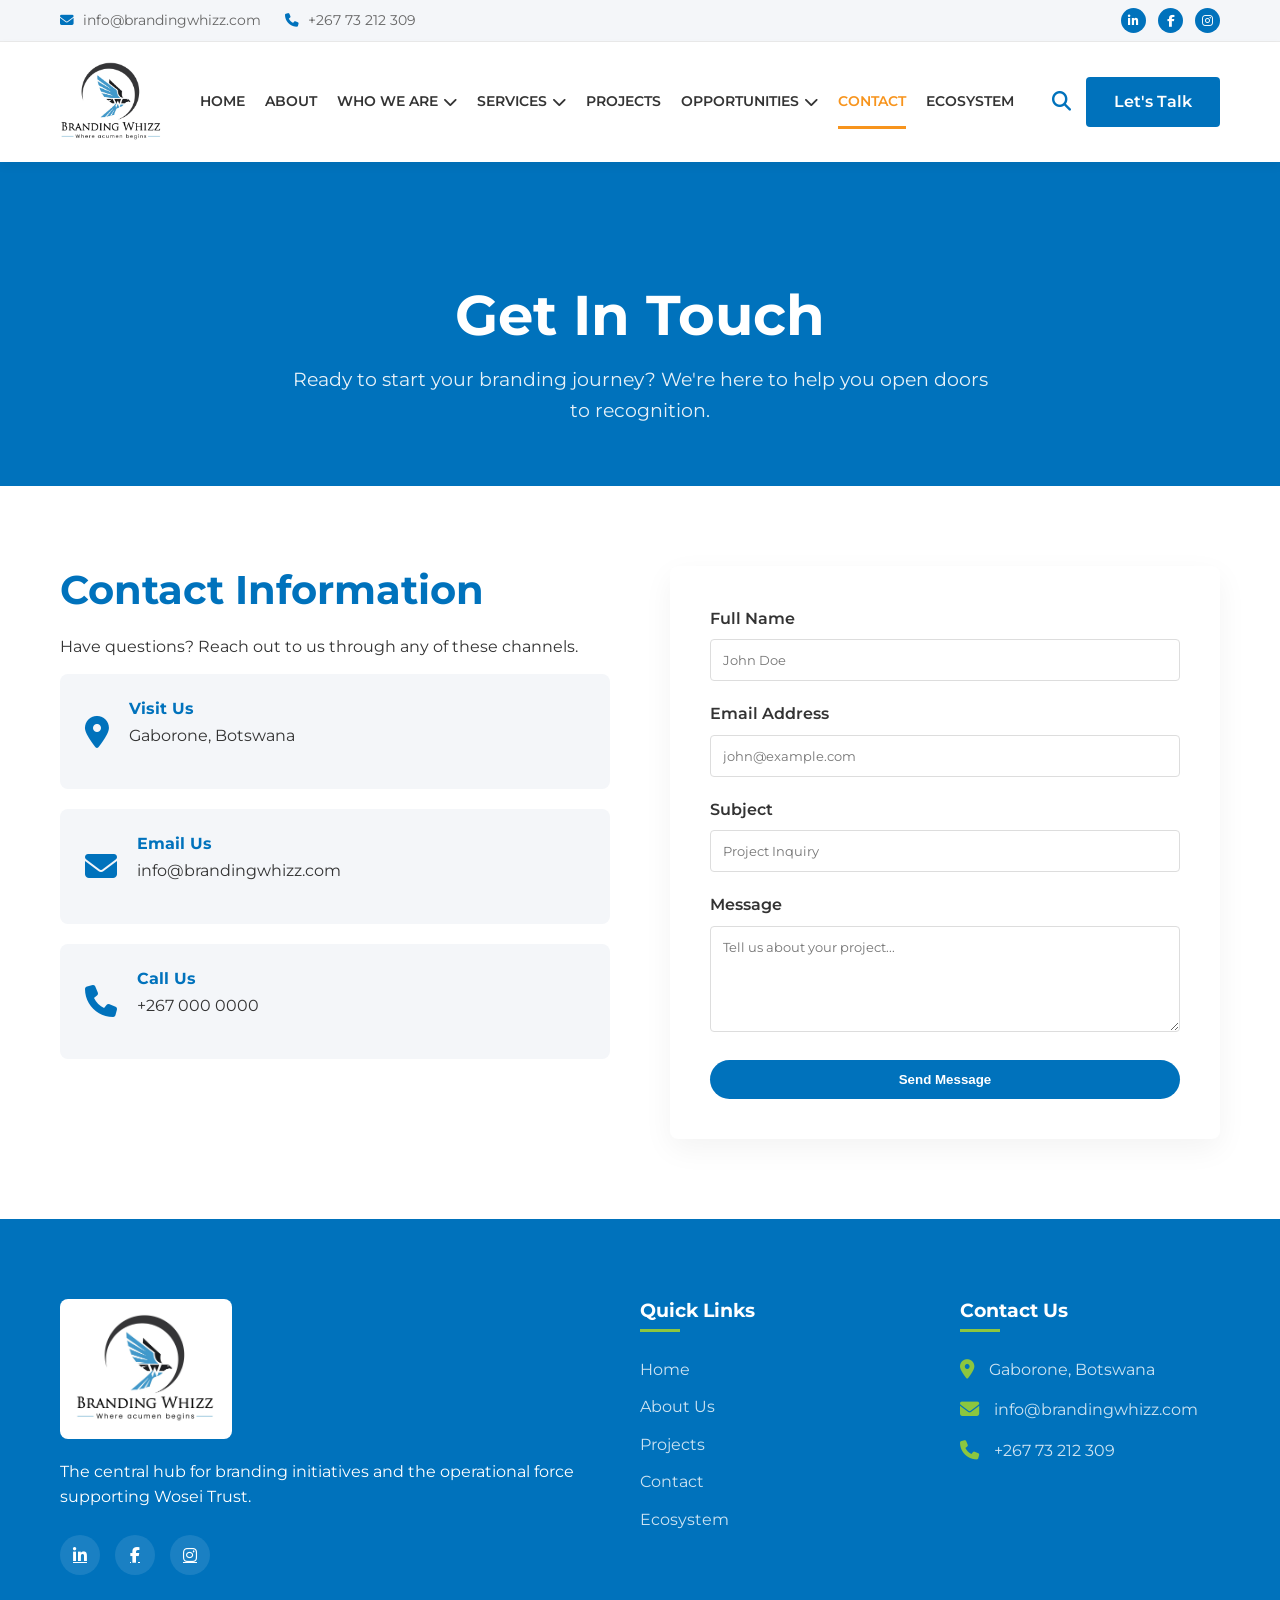
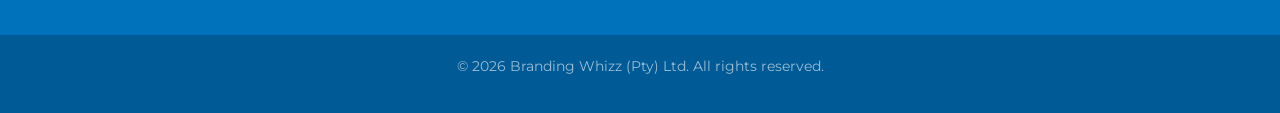
<file: contact.html>
<!DOCTYPE html>
<html lang="en">

<head>
    <meta charset="UTF-8">
    <meta name="viewport" content="width=device-width, initial-scale=1.0">
    <title>Contact Us | Branding Whizz</title>
    <link rel="stylesheet" href="styles.css">
    <link href="https://fonts.googleapis.com/css2?family=Montserrat:wght@300;400;600;700;800&display=swap"
        rel="stylesheet">
    <link rel="stylesheet" href="https://cdnjs.cloudflare.com/ajax/libs/font-awesome/6.4.0/css/all.min.css">
</head>

<body>

    <!-- Top Bar (Shared) -->
    <div class="top-bar">
        <div class="container">
            <div class="top-contact">
                <a href="mailto:info@brandingwhizz.com"><i class="fa-solid fa-envelope"></i> info@brandingwhizz.com</a>
                <a href="tel:+2670000000"><i class="fa-solid fa-phone"></i> +267 73 212 309</a>
            </div>
            <div class="top-socials">
                <a href="#"><i class="fa-brands fa-linkedin-in"></i></a>
                <a href="#"><i class="fa-brands fa-facebook-f"></i></a>
                <a href="#"><i class="fa-brands fa-instagram"></i></a>
            </div>
        </div>
    </div>

    <!-- Main Navigation -->
    <header class="navbar" id="navbar">
        <div class="container">
            <div class="logo">
                <a href="index.html"><img src="logo.png" alt="Branding Whizz Logo" class="brand-logo"></a>
            </div>
            <nav class="nav-links">
                <a href="index.html">Home</a>
                <a href="about.html">About</a>
                <div class="nav-link-wrapper">
                    <a href="who-we-are.html">Who We Are <i class="fa-solid fa-chevron-down"></i></a>
                    <ul class="dropdown-menu">
                        <li><a href="who-we-are.html#mandate">Our Mandate</a></li>
                        <li><a href="who-we-are.html#vision">Vision, Mission & Values</a></li>
                        <li><a href="who-we-are.html#leadership">Leadership Team</a></li>
                    </ul>
                </div>
                <div class="nav-link-wrapper">
                    <a href="services.html">Services <i class="fa-solid fa-chevron-down"></i></a>
                    <ul class="dropdown-menu">
                        <li><a href="ecosystem.html#ecosystem">Creative Design (Khudu)</a></li>
                        <li><a href="ecosystem.html#ecosystem">Marketing (Lengau)</a></li>
                        <li><a href="ecosystem.html#ecosystem">Printing (Phuti)</a></li>
                        <li><a href="ecosystem.html#ecosystem">Digital Media (Tshephe)</a></li>
                        <li><a href="ecosystem.html#ecosystem">Communications (Noko)</a></li>
                    </ul>
                </div>
                <a href="projects.html">Projects</a>
                <div class="nav-link-wrapper">
                    <a href="opportunities.html">Opportunities <i class="fa-solid fa-chevron-down"></i></a>
                    <ul class="dropdown-menu">
                        <li><a href="opportunities.html#careers">Careers</a></li>
                        <li><a href="opportunities.html#tenders">Tender Notices</a></li>
                        <li><a href="opportunities.html#suppliers">Supplier Registration</a></li>
                    </ul>
                </div>
                <a href="contact.html">Contact</a>
                <a href="ecosystem.html">Ecosystem</a>
            </nav>
            <div class="nav-actions">
                <div class="search-wrapper">
                    <button class="search-toggle" id="search-toggle">
                        <i class="fa-solid fa-magnifying-glass"></i>
                    </button>
                    <div class="search-bar" id="search-bar">
                        <input type="text" id="search-input" placeholder="Search...">
                        <button type="submit"><i class="fa-solid fa-arrow-right"></i></button>
                        <div id="search-results" class="search-results"></div>
                    </div>
                </div>
                <a href="contact.html" class="btn btn-primary">Let's Talk</a>
                <button class="burger-menu" id="burger-menu">
                    <i class="fa-solid fa-bars"></i>
                </button>
            </div>
        </div>
    </header>

    <!-- Contact Header -->
    <section class="page-header contact-header">
        <div class="container">
            <h1>Get In Touch</h1>
            <p>Ready to start your branding journey? We're here to help you open doors to recognition.</p>
        </div>
    </section>

    <!-- Contact Section -->
    <section class="contact-section">
        <div class="container">
            <div class="contact-grid">
                <div class="contact-info-side">
                    <div class="section-header">
                        <h2>Contact Information</h2>
                        <p>Have questions? Reach out to us through any of these channels.</p>
                    </div>
                    <div class="contact-info-cards">
                        <div class="info-card">
                            <i class="fa-solid fa-location-dot"></i>
                            <div class="info-text">
                                <h4>Visit Us</h4>
                                <p>Gaborone, Botswana</p>
                            </div>
                        </div>
                        <div class="info-card">
                            <i class="fa-solid fa-envelope"></i>
                            <div class="info-text">
                                <h4>Email Us</h4>
                                <p>info@brandingwhizz.com</p>
                            </div>
                        </div>
                        <div class="info-card">
                            <i class="fa-solid fa-phone"></i>
                            <div class="info-text">
                                <h4>Call Us</h4>
                                <p>+267 000 0000</p>
                            </div>
                        </div>
                    </div>
                </div>
                <div class="contact-form-side">
                    <form class="contact-form" id="contact-form" action="https://formspree.io/f/xyknlkjj" method="POST">
                        <div id="form-status"></div>
                        <div class="form-group">
                            <label for="name">Full Name</label>
                            <input type="text" id="name" name="name" placeholder="John Doe" required>
                        </div>
                        <div class="form-group">
                            <label for="email">Email Address</label>
                            <input type="email" id="email" name="email" placeholder="john@example.com" required>
                        </div>
                        <div class="form-group">
                            <label for="subject">Subject</label>
                            <input type="text" id="subject" name="subject" placeholder="Project Inquiry" required>
                        </div>
                        <div class="form-group">
                            <label for="message">Message</label>
                            <textarea id="message" name="message" rows="5" placeholder="Tell us about your project..."
                                required></textarea>
                        </div>
                        <button type="submit" id="submit-btn" class="btn btn-primary btn-pill btn-block"
                            style="width: 100%;">Send Message</button>
                    </form>
                </div>
            </div>
        </div>
    </section>

    <!-- Footer (Shared) -->
    <footer id="contact" class="site-footer">
        <div class="container footer-grid">
            <div class="footer-about">
                <img src="logo.png" alt="Branding Whizz Logo" class="footer-brand-logo">
                <p>The central hub for branding initiatives and the operational force supporting Wosei Trust.</p>
                <div class="footer-socials">
                    <a href="#"><i class="fa-brands fa-linkedin-in"></i></a>
                    <a href="#"><i class="fa-brands fa-facebook-f"></i></a>
                    <a href="#"><i class="fa-brands fa-instagram"></i></a>
                </div>
            </div>
            <div class="footer-links">
                <h3>Quick Links</h3>
                <ul>
                    <li><a href="index.html">Home</a></li>
                    <li><a href="about.html">About Us</a></li>
                    <li><a href="projects.html">Projects</a></li>
                    <li><a href="contact.html">Contact</a></li>
                    <li><a href="ecosystem.html">Ecosystem</a></li>
                </ul>
            </div>
            <div class="footer-contact">
                <h3>Contact Us</h3>
                <p><i class="fa-solid fa-location-dot"></i> Gaborone, Botswana</p>
                <p><i class="fa-solid fa-envelope"></i> info@brandingwhizz.com</p>
                <p><i class="fa-solid fa-phone"></i> +267 73 212 309</p>
            </div>
        </div>
        <div class="footer-bottom text-center">
            <p>&copy; 2026 Branding Whizz (Pty) Ltd. All rights reserved.</p>
        </div>
    </footer>

    <script src="script.js"></script>
</body>

</html>
</file>
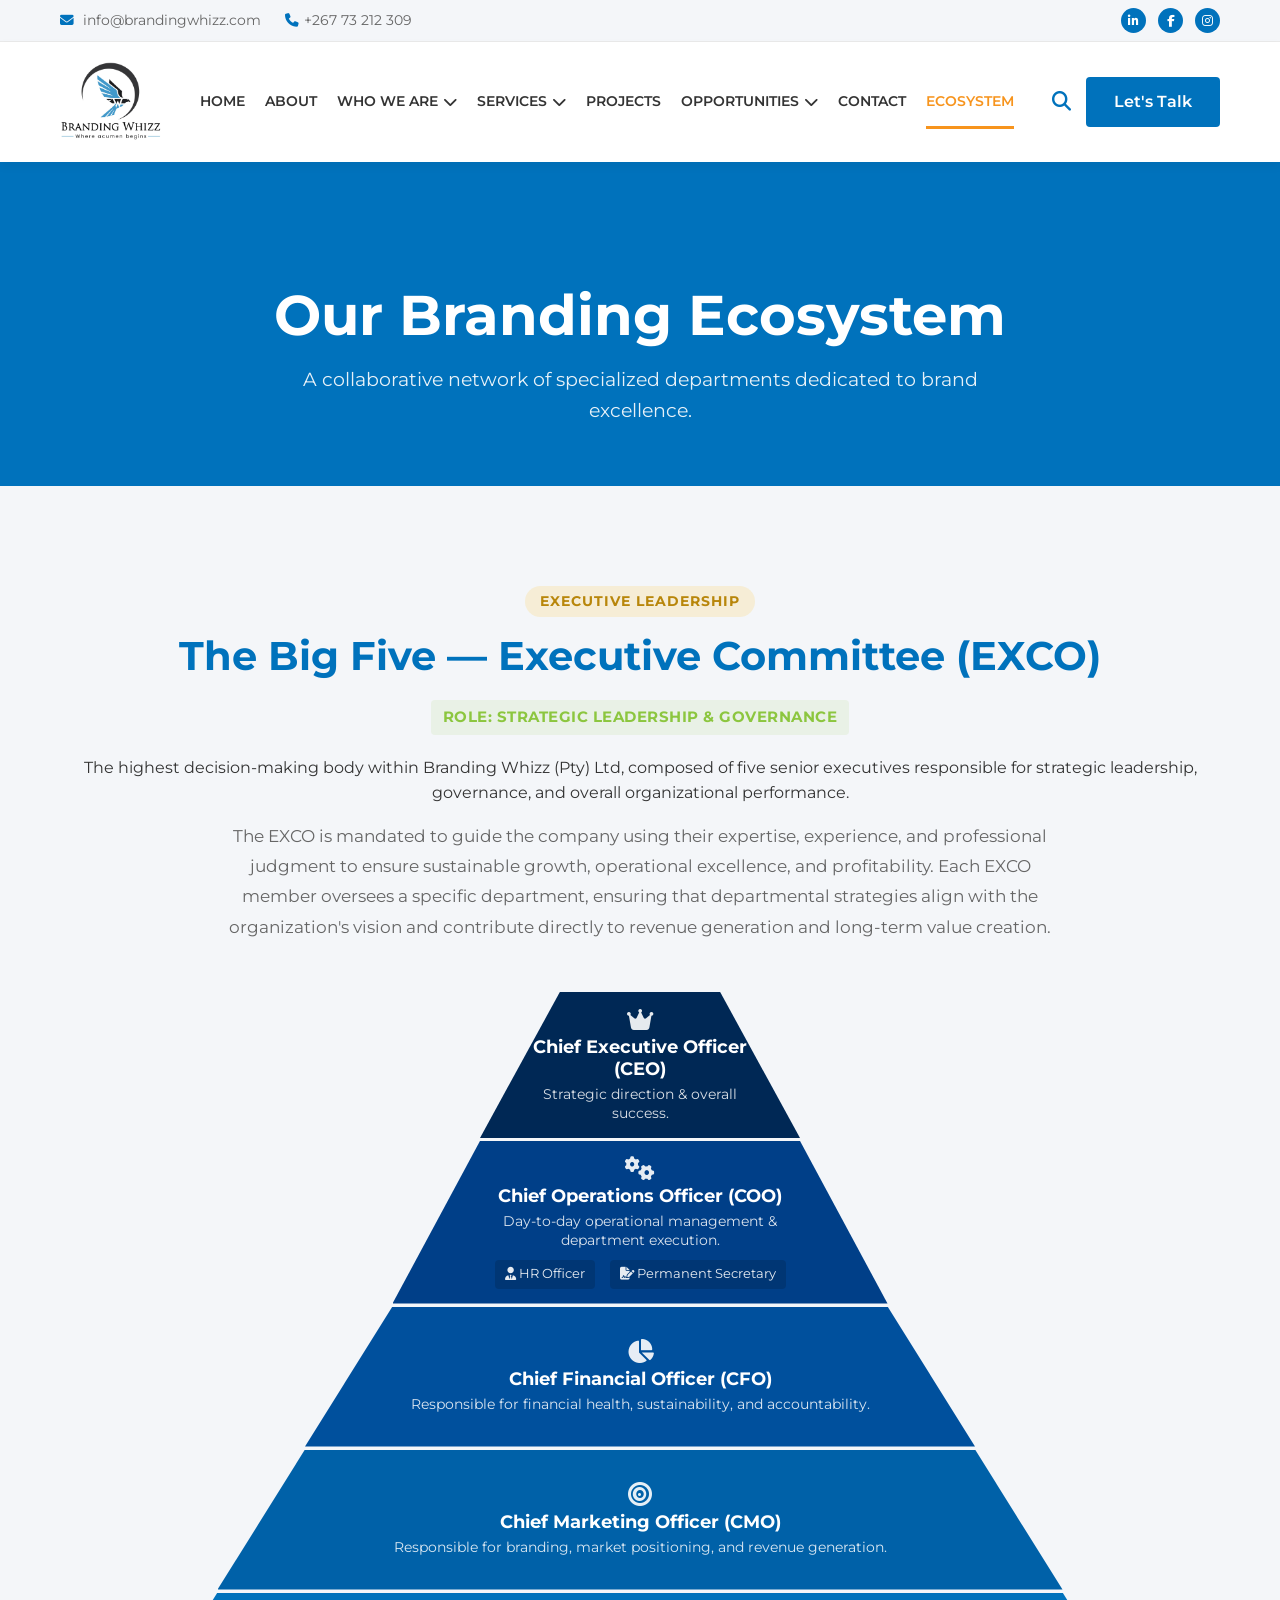
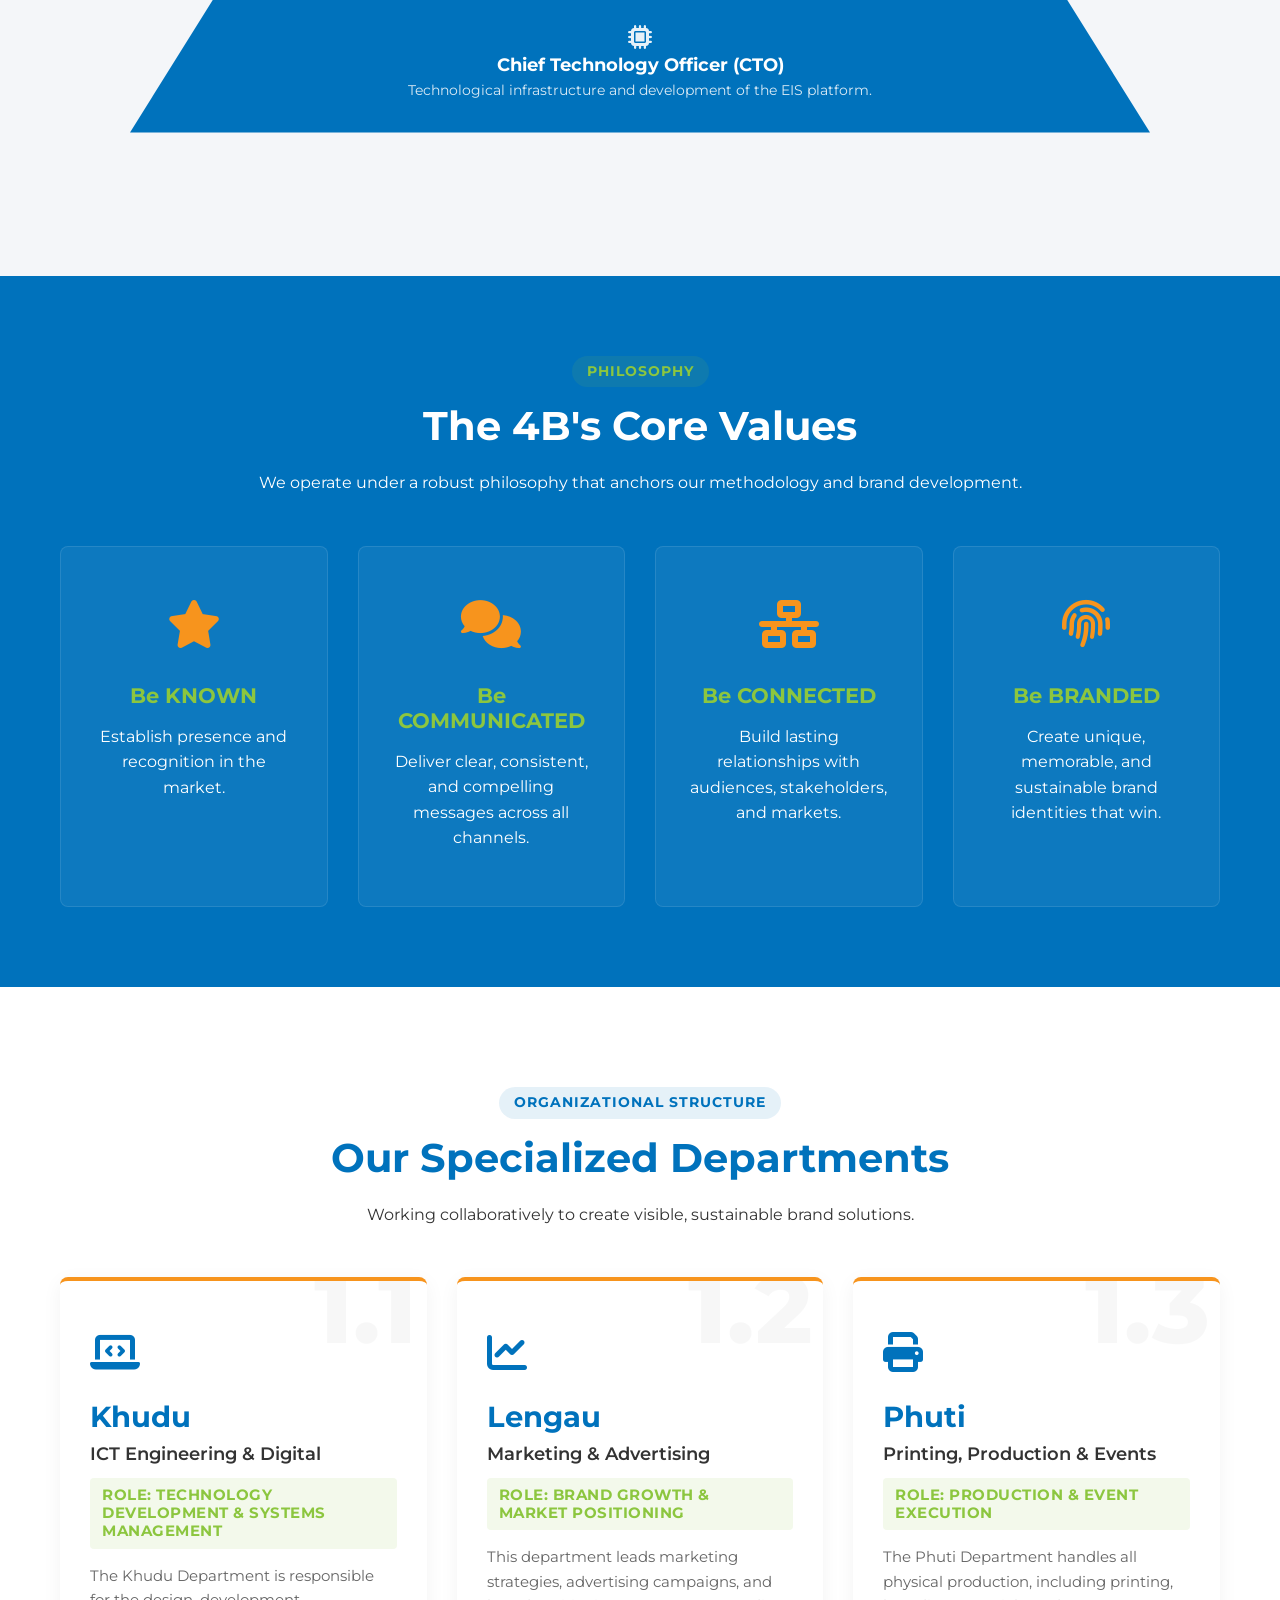
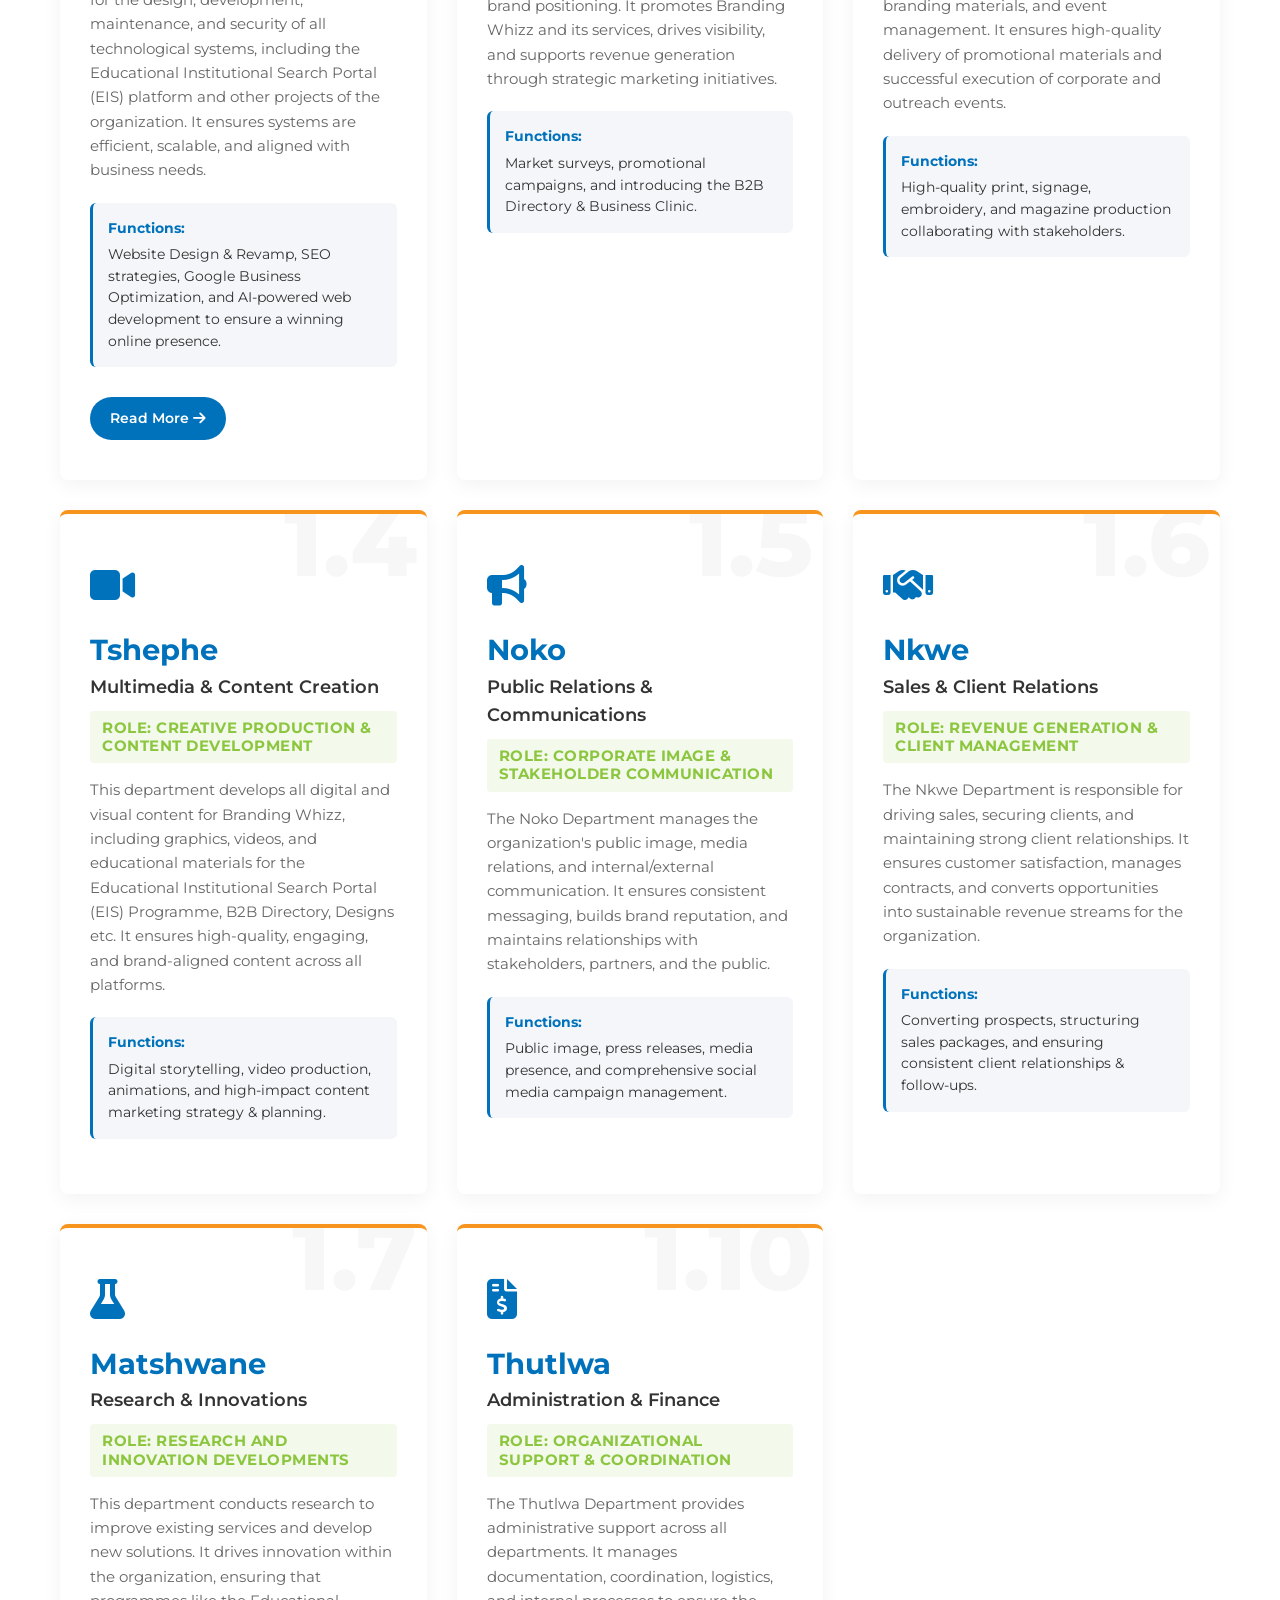
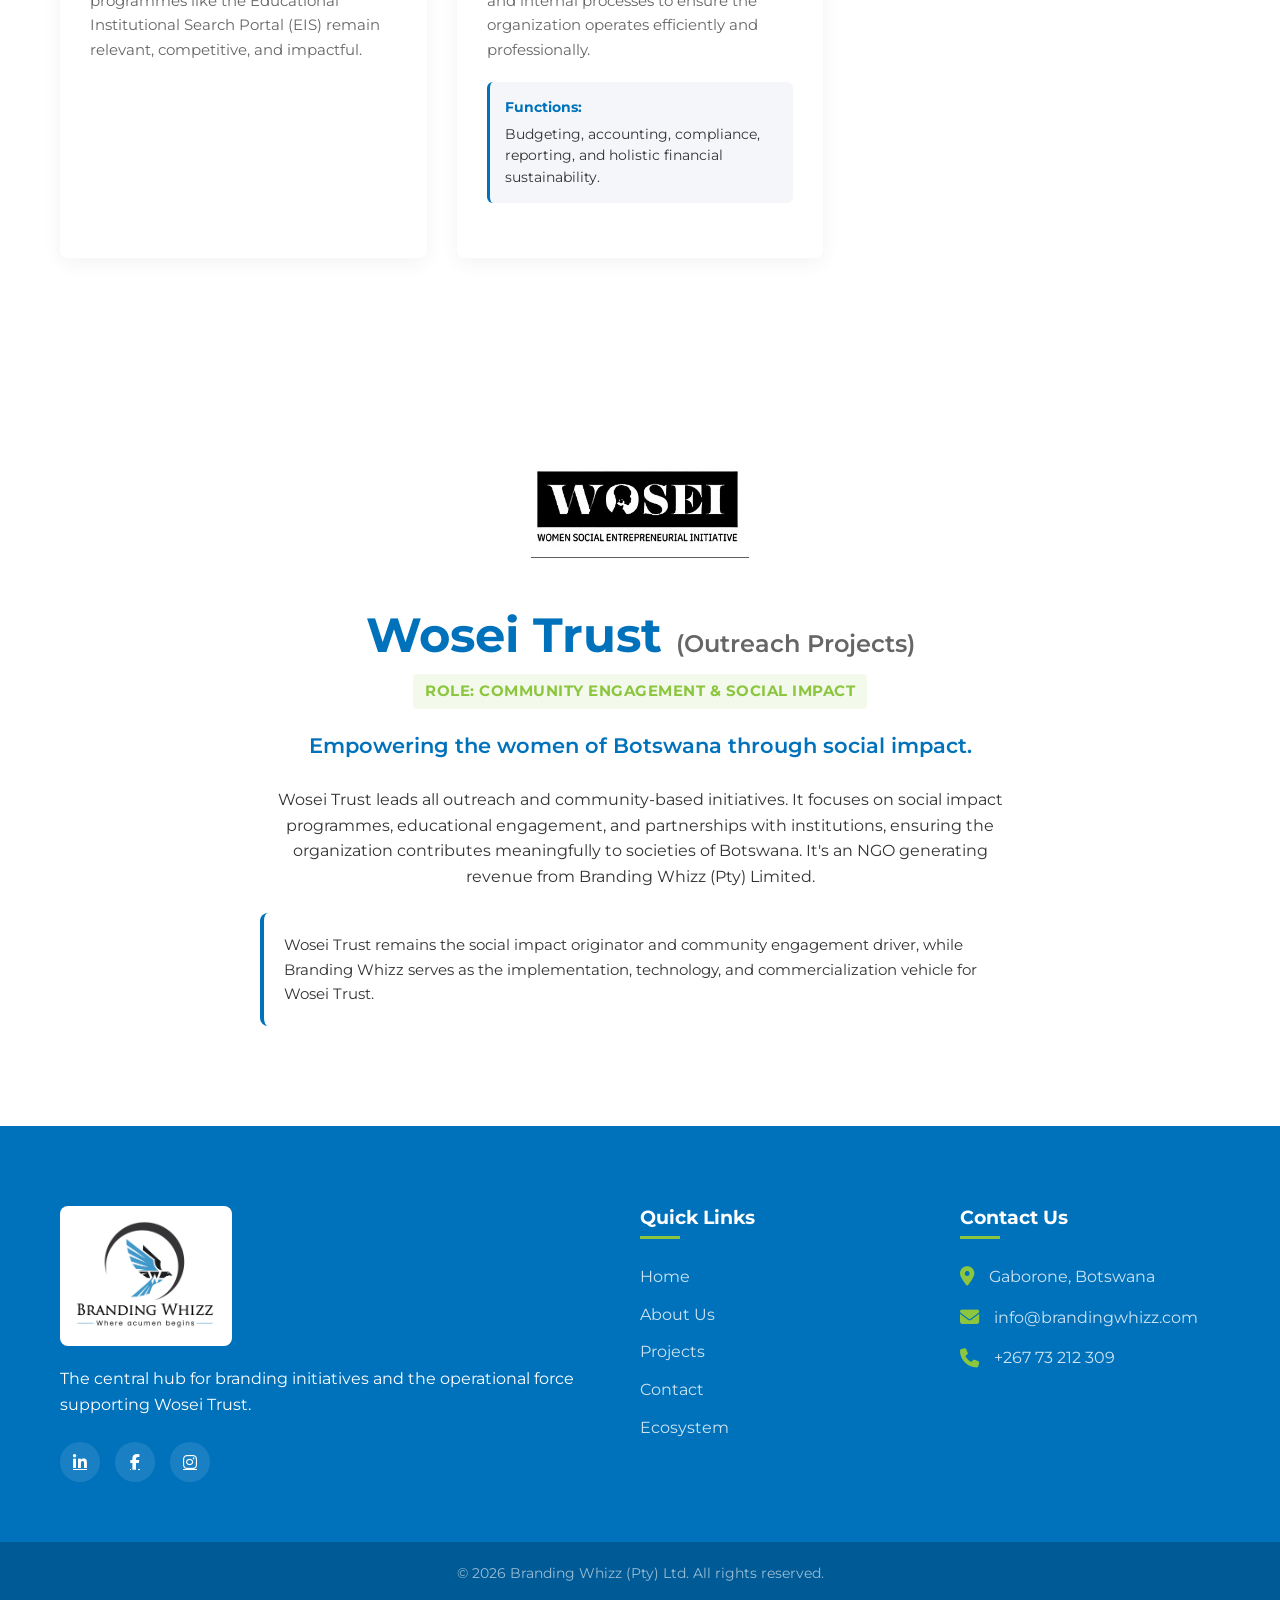
<file: ecosystem.html>
<!DOCTYPE html>
<html lang="en">

<head>
    <meta charset="UTF-8">
    <meta name="viewport" content="width=device-width, initial-scale=1.0">
    <title>Our Ecosystem | Branding Whizz</title>
    <link rel="stylesheet" href="styles.css">
    <link href="https://fonts.googleapis.com/css2?family=Montserrat:wght@300;400;600;700;800&display=swap"
        rel="stylesheet">
    <link rel="stylesheet" href="https://cdnjs.cloudflare.com/ajax/libs/font-awesome/6.4.0/css/all.min.css">
</head>

<body>

    <!-- Top Bar -->
    <div class="top-bar">
        <div class="container">
            <div class="top-contact">
                <a href="mailto:info@brandingwhizz.com"><i class="fa-solid fa-envelope"></i> info@brandingwhizz.com</a>
                <a href="tel:+2670000000"><i class="fa-solid fa-phone"></i>+267 73 212 309</a>
            </div>
            <div class="top-socials">
                <a href="#"><i class="fa-brands fa-linkedin-in"></i></a>
                <a href="#"><i class="fa-brands fa-facebook-f"></i></a>
                <a href="#"><i class="fa-brands fa-instagram"></i></a>
            </div>
        </div>
    </div>

    <!-- Main Navigation -->
    <header class="navbar" id="navbar">
        <div class="container">
            <div class="logo">
                <a href="index.html"><img src="logo.png" alt="Branding Whizz Logo" class="brand-logo"></a>
            </div>
            <nav class="nav-links">
                <a href="index.html">Home</a>
                <a href="about.html">About</a>
                <div class="nav-link-wrapper">
                    <a href="who-we-are.html">Who We Are <i class="fa-solid fa-chevron-down"></i></a>
                    <ul class="dropdown-menu">
                        <li><a href="who-we-are.html#mandate">Our Mandate</a></li>
                        <li><a href="who-we-are.html#vision">Vision, Mission & Values</a></li>
                        <li><a href="who-we-are.html#leadership">Leadership Team</a></li>
                    </ul>
                </div>
                <div class="nav-link-wrapper">
                    <a href="services.html">Services <i class="fa-solid fa-chevron-down"></i></a>
                    <ul class="dropdown-menu">
                        <li><a href="ecosystem.html#ecosystem">Creative Design (Khudu)</a></li>
                        <li><a href="ecosystem.html#ecosystem">Marketing (Lengau)</a></li>
                        <li><a href="ecosystem.html#ecosystem">Printing (Phuti)</a></li>
                        <li><a href="ecosystem.html#ecosystem">Digital Media (Tshephe)</a></li>
                        <li><a href="ecosystem.html#ecosystem">Communications (Noko)</a></li>
                    </ul>
                </div>
                <a href="projects.html">Projects</a>
                <div class="nav-link-wrapper">
                    <a href="opportunities.html">Opportunities <i class="fa-solid fa-chevron-down"></i></a>
                    <ul class="dropdown-menu">
                        <li><a href="opportunities.html#careers">Careers</a></li>
                        <li><a href="opportunities.html#tenders">Tender Notices</a></li>
                        <li><a href="opportunities.html#suppliers">Supplier Registration</a></li>
                    </ul>
                </div>
                <a href="contact.html">Contact</a>
                <a href="ecosystem.html">Ecosystem</a>
            </nav>
            <div class="nav-actions">
                <div class="search-wrapper">
                    <button class="search-toggle" id="search-toggle">
                        <i class="fa-solid fa-magnifying-glass"></i>
                    </button>
                    <div class="search-bar" id="search-bar">
                        <input type="text" id="search-input" placeholder="Search...">
                        <button type="submit"><i class="fa-solid fa-arrow-right"></i></button>
                        <div id="search-results" class="search-results"></div>
                    </div>
                </div>
                <a href="contact.html" class="btn btn-primary">Let's Talk</a>
                <button class="burger-menu" id="burger-menu">
                    <i class="fa-solid fa-bars"></i>
                </button>
            </div>
        </div>
    </header>

    <!-- Page Header -->
    <section class="page-header ecosystem-header">
        <div class="container">
            <h1>Our Branding Ecosystem</h1>
            <p>A collaborative network of specialized departments dedicated to brand excellence.</p>
        </div>
    </section>

    <!-- EXCO Section -->
    <section id="exco" class="exco-section">
        <div class="container">
            <div class="section-header text-center">
                <div class="section-badge badge-gold">Executive Leadership</div>
                <h2>The Big Five &mdash; Executive Committee (EXCO)</h2>
                <h4 class="dept-role" style="display: inline-block; margin-bottom: 20px;">Role: Strategic Leadership &amp; Governance</h4>
                <p>The highest decision-making body within Branding Whizz (Pty) Ltd, composed of five senior executives responsible for strategic leadership, governance, and overall organizational performance.</p>
            </div>
            <div class="exco-intro">
                <p>The EXCO is mandated to guide the company using their expertise, experience, and professional judgment to ensure sustainable growth, operational excellence, and profitability. Each EXCO member oversees a specific department, ensuring that departmental strategies align with the organization's vision and contribute directly to revenue generation and long-term value creation.</p>
            </div>
            <!-- Pyramid Hierarchy -->
            <!-- Triangular Pyramid Hierarchy -->
            <div class="tri-pyramid-container">

                <!-- Level 1: CEO -->
                <div class="tri-layer tri-1">
                    <i class="fa-solid fa-crown" style="font-size: 1.5rem; opacity: 0.9;"></i>
                    <h3>Chief Executive Officer (CEO)</h3>
                    <p>Strategic direction &amp; overall success.</p>
                </div>

                <!-- Level 2: COO -->
                <div class="tri-layer tri-2">
                    <i class="fa-solid fa-gears" style="font-size: 1.5rem; opacity: 0.9;"></i>
                    <h3>Chief Operations Officer (COO)</h3>
                    <p>Day-to-day operational management &amp; department execution.</p>
                    <div class="tri-subroles">
                        <span><i class="fa-solid fa-user-tie"></i> HR Officer</span>
                        <span><i class="fa-solid fa-file-signature"></i> Permanent Secretary</span>
                    </div>
                </div>

                <!-- Level 3: CFO -->
                <div class="tri-layer tri-3">
                    <i class="fa-solid fa-chart-pie" style="font-size: 1.5rem; opacity: 0.9;"></i>
                    <h3>Chief Financial Officer (CFO)</h3>
                    <p>Responsible for financial health, sustainability, and accountability.</p>
                </div>

                <!-- Level 4: CMO -->
                <div class="tri-layer tri-4">
                    <i class="fa-solid fa-bullseye" style="font-size: 1.5rem; opacity: 0.9;"></i>
                    <h3>Chief Marketing Officer (CMO)</h3>
                    <p>Responsible for branding, market positioning, and revenue generation.</p>
                </div>

                <!-- Level 5: CTO -->
                <div class="tri-layer tri-5">
                    <i class="fa-solid fa-microchip" style="font-size: 1.5rem; opacity: 0.9;"></i>
                    <h3>Chief Technology Officer (CTO)</h3>
                    <p>Technological infrastructure and development of the EIS platform.</p>
                </div>

            </div><!-- end tri-pyramid -->
        </div>
    </section>

    <!-- Core Values Section -->
    <section id="values" class="values-section">
        <div class="container">
            <div class="section-header text-center">
                <div class="section-badge badge-green">Philosophy</div>
                <h2>The 4B's Core Values</h2>
                <p>We operate under a robust philosophy that anchors our methodology and brand development.</p>
            </div>
            <div class="values-grid">
                <div class="value-card">
                    <div class="value-icon"><i class="fa-solid fa-star"></i></div>
                    <h3>Be KNOWN</h3>
                    <p>Establish presence and recognition in the market.</p>
                </div>
                <div class="value-card">
                    <div class="value-icon"><i class="fa-solid fa-comments"></i></div>
                    <h3>Be COMMUNICATED</h3>
                    <p>Deliver clear, consistent, and compelling messages across all channels.</p>
                </div>
                <div class="value-card">
                    <div class="value-icon"><i class="fa-solid fa-network-wired"></i></div>
                    <h3>Be CONNECTED</h3>
                    <p>Build lasting relationships with audiences, stakeholders, and markets.</p>
                </div>
                <div class="value-card">
                    <div class="value-icon"><i class="fa-solid fa-fingerprint"></i></div>
                    <h3>Be BRANDED</h3>
                    <p>Create unique, memorable, and sustainable brand identities that win.</p>
                </div>
            </div>
        </div>
    </section>

    <!-- Ecosystem Departments -->
    <section id="ecosystem" class="departments-section">
        <div class="container">
            <div class="section-header text-center">
                <div class="section-badge">Organizational Structure</div>
                <h2>Our Specialized Departments</h2>
                <p>Working collaboratively to create visible, sustainable brand solutions.</p>
            </div>
            <div class="dept-grid">
                <!-- 1.1 KHUDU -->
                <div class="dept-card">
                    <div class="dept-number">1.1</div>
                    <div class="icon-header"><i class="fa-solid fa-laptop-code"></i></div>
                    <h3>Khudu</h3>
                    <p class="dept-subtitle">ICT Engineering &amp; Digital</p>
                    <h4 class="dept-role">Role: Technology Development &amp; Systems Management</h4>
                    <p class="dept-desc">The Khudu Department is responsible for the design, development, maintenance, and security of all technological systems, including the Educational Institutional Search Portal (EIS) platform and other projects of the organization. It ensures systems are efficient, scalable, and aligned with business needs.</p>
                    <div class="dept-functions">
                        <strong>Functions:</strong> Website Design &amp; Revamp, SEO strategies, Google Business Optimization, and AI-powered web development to ensure a winning online presence.
                    </div>
                    <a href="khudu.html" class="btn btn-primary btn-pill" style="display: inline-block; margin-top: 15px; font-size: 0.9rem; padding: 10px 20px;">Read More <i class="fa-solid fa-arrow-right"></i></a>
                </div>
                <!-- 1.2 LENGAU -->
                <div class="dept-card">
                    <div class="dept-number">1.2</div>
                    <div class="icon-header"><i class="fa-solid fa-chart-line"></i></div>
                    <h3>Lengau</h3>
                    <p class="dept-subtitle">Marketing &amp; Advertising</p>
                    <h4 class="dept-role">Role: Brand Growth &amp; Market Positioning</h4>
                    <p class="dept-desc">This department leads marketing strategies, advertising campaigns, and brand positioning. It promotes Branding Whizz and its services, drives visibility, and supports revenue generation through strategic marketing initiatives.</p>
                    <div class="dept-functions">
                        <strong>Functions:</strong> Market surveys, promotional campaigns, and introducing the B2B Directory &amp; Business Clinic.
                    </div>
                </div>
                <!-- 1.3 PHUTI -->
                <div class="dept-card">
                    <div class="dept-number">1.3</div>
                    <div class="icon-header"><i class="fa-solid fa-print"></i></div>
                    <h3>Phuti</h3>
                    <p class="dept-subtitle">Printing, Production &amp; Events</p>
                    <h4 class="dept-role">Role: Production &amp; Event Execution</h4>
                    <p class="dept-desc">The Phuti Department handles all physical production, including printing, branding materials, and event management. It ensures high-quality delivery of promotional materials and successful execution of corporate and outreach events.</p>
                    <div class="dept-functions">
                        <strong>Functions:</strong> High-quality print, signage, embroidery, and magazine production collaborating with stakeholders.
                    </div>
                </div>
                <!-- 1.4 TSHEPHE -->
                <div class="dept-card">
                    <div class="dept-number">1.4</div>
                    <div class="icon-header"><i class="fa-solid fa-video"></i></div>
                    <h3>Tshephe</h3>
                    <p class="dept-subtitle">Multimedia &amp; Content Creation</p>
                    <h4 class="dept-role">Role: Creative Production &amp; Content Development</h4>
                    <p class="dept-desc">This department develops all digital and visual content for Branding Whizz, including graphics, videos, and educational materials for the Educational Institutional Search Portal (EIS) Programme, B2B Directory, Designs etc. It ensures high-quality, engaging, and brand-aligned content across all platforms.</p>
                    <div class="dept-functions">
                        <strong>Functions:</strong> Digital storytelling, video production, animations, and high-impact content marketing strategy &amp; planning.
                    </div>
                </div>
                <!-- 1.5 NOKO -->
                <div class="dept-card">
                    <div class="dept-number">1.5</div>
                    <div class="icon-header"><i class="fa-solid fa-bullhorn"></i></div>
                    <h3>Noko</h3>
                    <p class="dept-subtitle">Public Relations &amp; Communications</p>
                    <h4 class="dept-role">Role: Corporate Image &amp; Stakeholder Communication</h4>
                    <p class="dept-desc">The Noko Department manages the organization's public image, media relations, and internal/external communication. It ensures consistent messaging, builds brand reputation, and maintains relationships with stakeholders, partners, and the public.</p>
                    <div class="dept-functions">
                        <strong>Functions:</strong> Public image, press releases, media presence, and comprehensive social media campaign management.
                    </div>
                </div>
                <!-- 1.6 NKWE -->
                <div class="dept-card">
                    <div class="dept-number">1.6</div>
                    <div class="icon-header"><i class="fa-solid fa-handshake"></i></div>
                    <h3>Nkwe</h3>
                    <p class="dept-subtitle">Sales &amp; Client Relations</p>
                    <h4 class="dept-role">Role: Revenue Generation &amp; Client Management</h4>
                    <p class="dept-desc">The Nkwe Department is responsible for driving sales, securing clients, and maintaining strong client relationships. It ensures customer satisfaction, manages contracts, and converts opportunities into sustainable revenue streams for the organization.</p>
                    <div class="dept-functions">
                        <strong>Functions:</strong> Converting prospects, structuring sales packages, and ensuring consistent client relationships &amp; follow-ups.
                    </div>
                </div>
                <!-- 1.7 MATSHWANE -->
                <div class="dept-card">
                    <div class="dept-number">1.7</div>
                    <div class="icon-header"><i class="fa-solid fa-flask"></i></div>
                    <h3>Matshwane</h3>
                    <p class="dept-subtitle">Research &amp; Innovations</p>
                    <h4 class="dept-role">Role: Research and Innovation Developments</h4>
                    <p class="dept-desc">This department conducts research to improve existing services and develop new solutions. It drives innovation within the organization, ensuring that programmes like the Educational Institutional Search Portal (EIS) remain relevant, competitive, and impactful.</p>
                </div>
                <!-- 1.10 THUTLWA -->
                <div class="dept-card">
                    <div class="dept-number">1.10</div>
                    <div class="icon-header"><i class="fa-solid fa-file-invoice-dollar"></i></div>
                    <h3>Thutlwa</h3>
                    <p class="dept-subtitle">Administration &amp; Finance</p>
                    <h4 class="dept-role">Role: Organizational Support &amp; Coordination</h4>
                    <p class="dept-desc">The Thutlwa Department provides administrative support across all departments. It manages documentation, coordination, logistics, and internal processes to ensure the organization operates efficiently and professionally.</p>
                    <div class="dept-functions">
                        <strong>Functions:</strong> Budgeting, accounting, compliance, reporting, and holistic financial sustainability.
                    </div>
                </div>
            </div>
        </div>
    </section>

    <!-- Wosei Trust Section -->
    <section id="wosei" class="wosei-section bg-light">
        <div class="container container-sm text-center">
            <div class="wosei-logo">
                <img src="wosei-trust.jpg" alt="Wosei Trust Logo" style="max-height: 100px; width: auto; object-fit: contain;">
            </div>
            <h2>Wosei Trust <span style="font-size: 1.5rem; color: var(--text-light); font-weight: 600;">(Outreach Projects)</span></h2>
            <h4 class="dept-role" style="text-align: center; margin-bottom: 20px;">Role: Community Engagement &amp; Social Impact</h4>
            <p class="lead-text">Empowering the women of Botswana through social impact.</p>
            <p>Wosei Trust leads all outreach and community-based initiatives. It focuses on social impact programmes, educational engagement, and partnerships with institutions, ensuring the organization contributes meaningfully to societies of Botswana. It's an NGO generating revenue from Branding Whizz (Pty) Limited.</p>
            <div style="margin-top: 1.5rem; padding: 20px; background-color: var(--white); border-radius: 8px; border-left: 4px solid var(--primary-blue); text-align: left; font-size: 0.95rem;">
                Wosei Trust remains the social impact originator and community engagement driver, while Branding Whizz serves as the implementation, technology, and commercialization vehicle for Wosei Trust.
            </div>
        </div>
    </section>

    <!-- Footer -->
    <footer id="contact" class="site-footer">
        <div class="container footer-grid">
            <div class="footer-about">
                <img src="logo.png" alt="Branding Whizz Logo" class="footer-brand-logo">
                <p>The central hub for branding initiatives and the operational force supporting Wosei Trust.</p>
                <div class="footer-socials">
                    <a href="#"><i class="fa-brands fa-linkedin-in"></i></a>
                    <a href="#"><i class="fa-brands fa-facebook-f"></i></a>
                    <a href="#"><i class="fa-brands fa-instagram"></i></a>
                </div>
            </div>
            <div class="footer-links">
                <h3>Quick Links</h3>
                <ul>
                    <li><a href="index.html">Home</a></li>
                    <li><a href="about.html">About Us</a></li>
                    <li><a href="projects.html">Projects</a></li>
                    <li><a href="contact.html">Contact</a></li>
                    <li><a href="ecosystem.html">Ecosystem</a></li>
                </ul>
            </div>
            <div class="footer-contact">
                <h3>Contact Us</h3>
                <p><i class="fa-solid fa-location-dot"></i> Gaborone, Botswana</p>
                <p><i class="fa-solid fa-envelope"></i> info@brandingwhizz.com</p>
                <p><i class="fa-solid fa-phone"></i> +267 73 212 309</p>
            </div>
        </div>
        <div class="footer-bottom text-center">
            <p>&copy; 2026 Branding Whizz (Pty) Ltd. All rights reserved.</p>
        </div>
    </footer>

    <script src="script.js"></script>
</body>

</html>
</file>
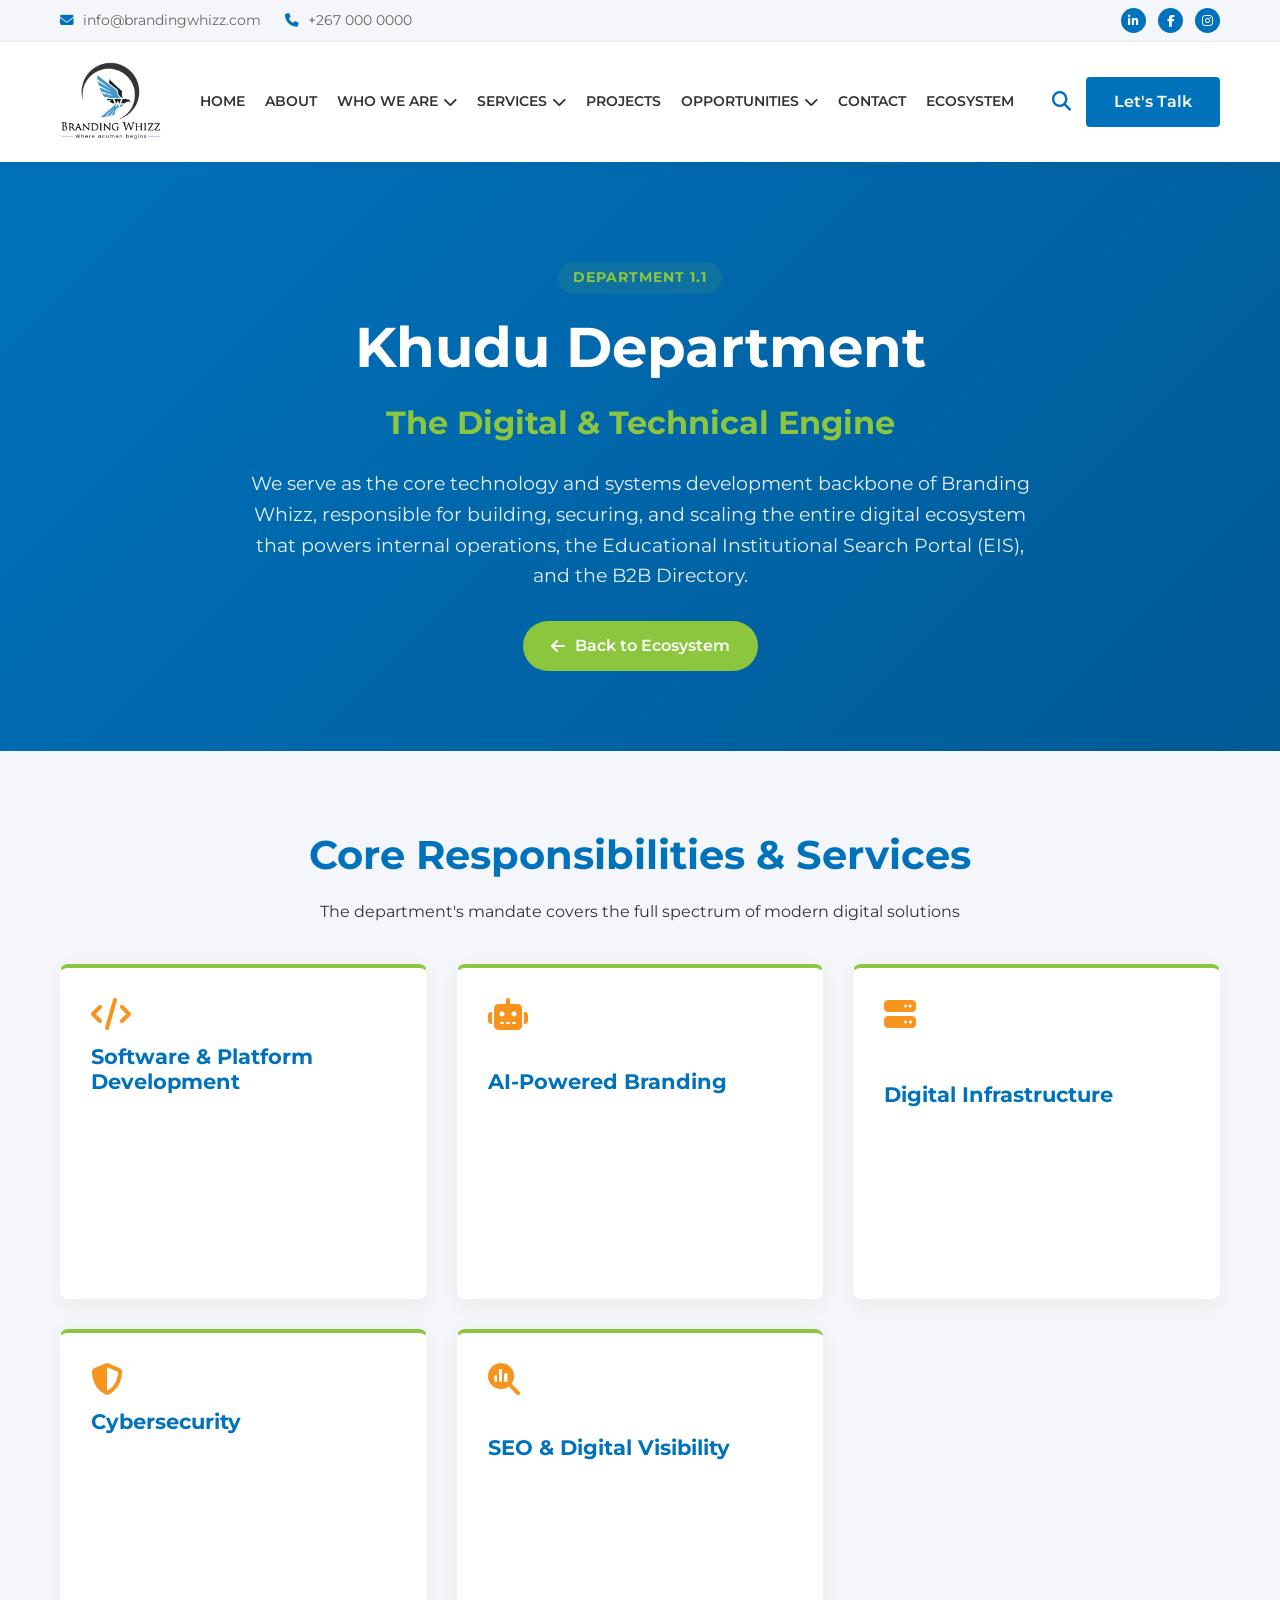
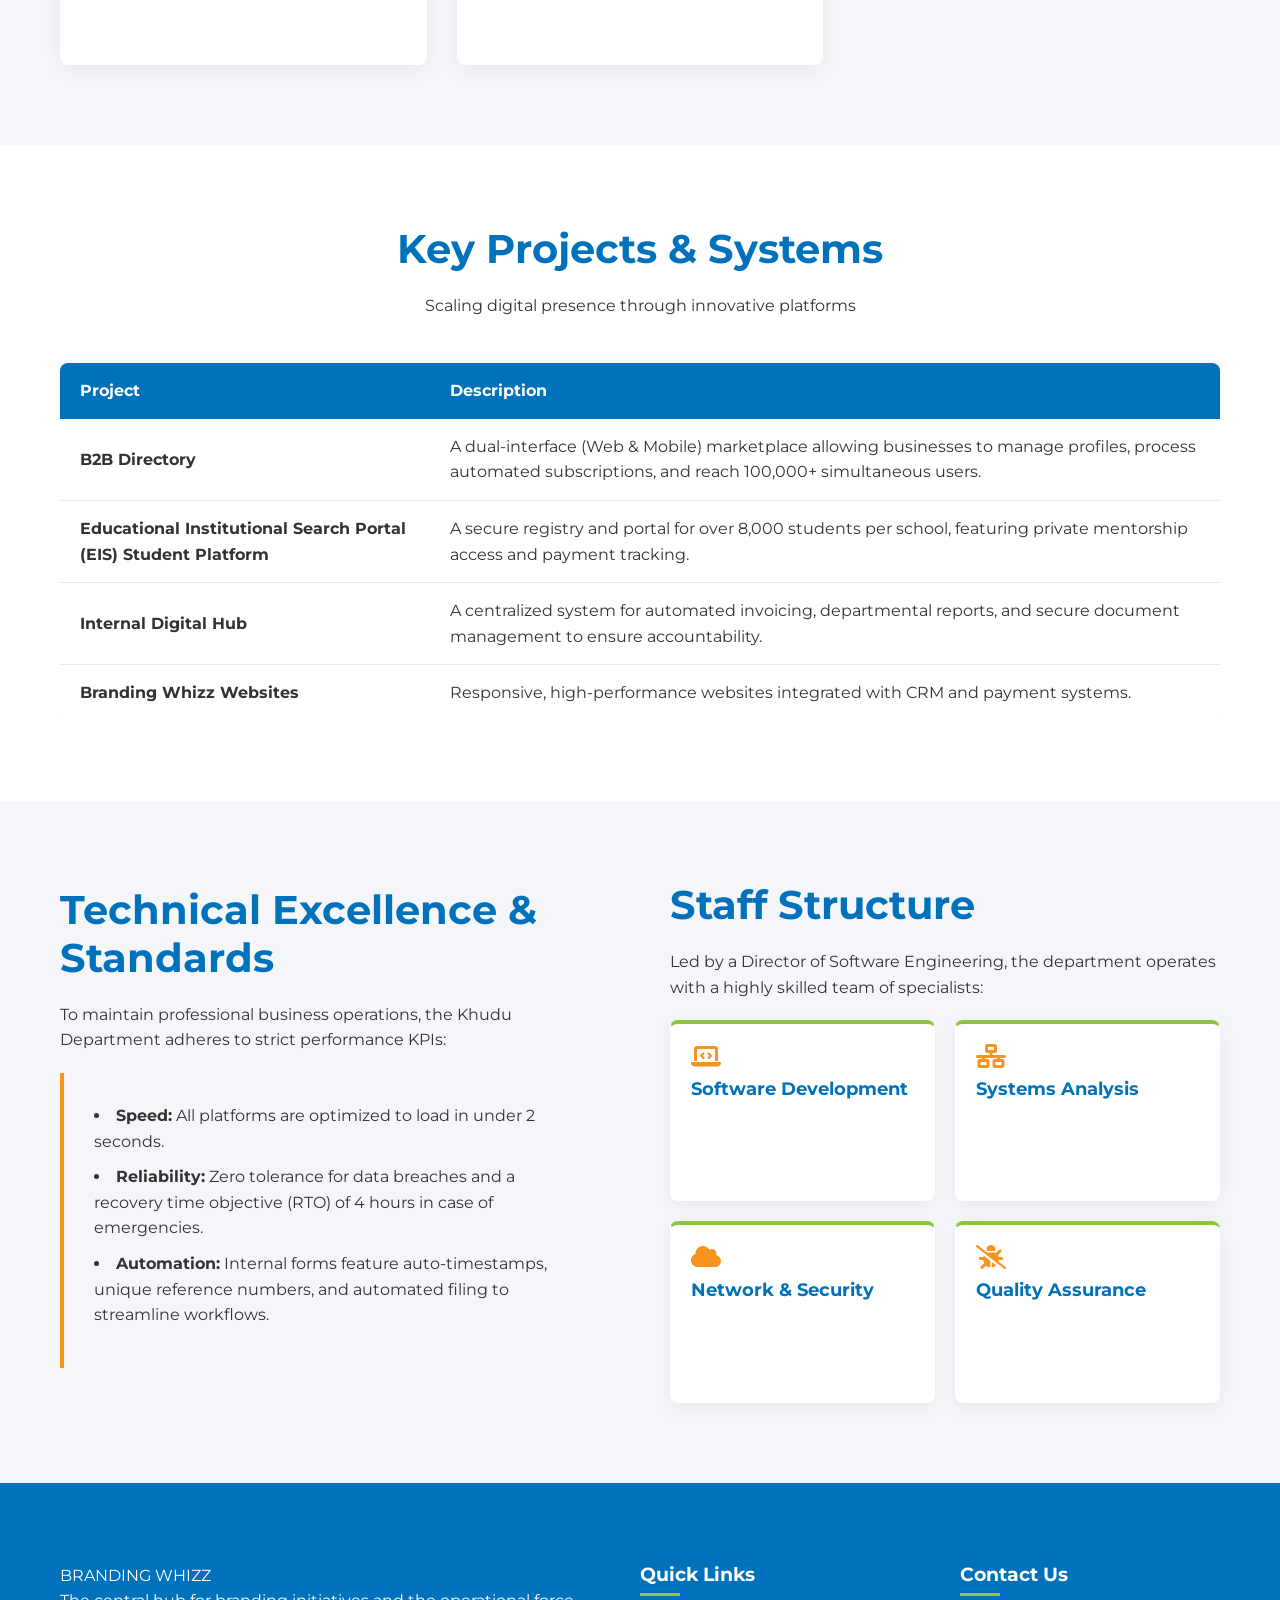
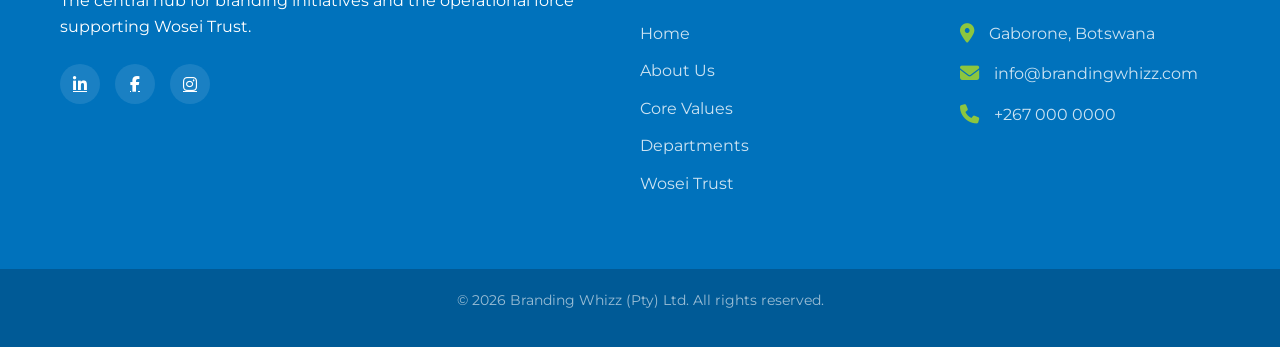
<file: khudu.html>
<!DOCTYPE html>
<html lang="en">

<head>
    <!-- 
        Site Metatags: 
        UTF-8 encoding ensures all unicode characters render correctly.
        The viewport tag makes the website responsive, ensuring it scales correctly on mobile devices.
    -->
    <meta charset="UTF-8">
    <meta name="viewport" content="width=device-width, initial-scale=1.0">
    
    <!-- Title that appears in the browser tab and search engine results -->
    <title>Khudu Department | Branding Whizz</title>
    
    <!-- Link to the main external stylesheet containing all global brand colors, typography, and layout rules -->
    <link rel="stylesheet" href="styles.css">
    
    <!-- 
        Google Fonts Import:
        Loading 'Montserrat', the primary brand font for Branding Whizz typography.
        Pre-fetching specific font weights (300 to 800) to ensure smooth rendering of headings and paragraphs.
    -->
    <link href="https://fonts.googleapis.com/css2?family=Montserrat:wght@300;400;600;700;800&display=swap"
        rel="stylesheet">
        
    <!-- 
        FontAwesome Icon Library:
        Provides scalable vector icons that can be customized with CSS (size, color, drop shadow).
        Used extensively for the contact details, social links, and department feature cards.
    -->
    <link rel="stylesheet" href="https://cdnjs.cloudflare.com/ajax/libs/font-awesome/6.4.0/css/all.min.css">
    
    <!-- 
        Page-Specific Styles:
        We define these styles internally within this file to encapsulate the Khudu-specific layout.
        This prevents these localized styles from polluting the global stylesheet (styles.css).
    -->
    <style>
        /* Hero section styling for the Khudu department page */
        .khudu-hero {
            /* Linear gradient background using custom CSS variables defined in styles.css */
            background: linear-gradient(135deg, var(--primary-blue) 0%, var(--primary-blue-dark) 100%);
            color: white;
            padding: 100px 0 80px;
            text-align: center;
        }

        .khudu-hero h1 {
            color: white;
            margin-bottom: 20px;
        }

        /* Descriptive subtitle styling */
        .khudu-hero p {
            font-size: 1.2rem;
            max-width: 800px; /* Constrain width for readability on ultra-wide screens */
            margin: 0 auto 30px; /* Center horizontally and add bottom margin */
            opacity: 0.9; /* Slight opacity for a softer aesthetic */
        }

        /* Reusable section wrappers with alternating background colors for visual separation */
        .section-light {
            background-color: var(--bg-light);
            padding: 80px 0;
        }

        .section-white {
            background-color: var(--white);
            padding: 80px 0;
        }

        /* 
            Grid Layout for Feature Cards:
            Uses CSS Grid with auto-fit and minmax to create a highly responsive layout.
            Cards will automatically wrap to the next row when the screen width shrinks.
        */
        .feature-grid {
            display: grid;
            grid-template-columns: repeat(auto-fit, minmax(300px, 1fr));
            gap: 30px;
            margin-top: 40px;
        }

        /* Individual component card styling */
        .feature-card {
            background: var(--white);
            padding: 30px;
            border-radius: 8px; /* Soften the sharp edges of the card */
            box-shadow: 0 5px 20px rgba(0,0,0,0.05); /* Subtle depth shadow */
            border-top: 4px solid var(--secondary-green); /* Brand accent on top border */
            transition: transform 0.3s ease; /* Smooth hover transition */
        }
        
        /* Interactive hover effect to lift the card visually */
        .feature-card:hover {
            transform: translateY(-5px);
        }

        .feature-card h3 {
            color: var(--primary-blue);
            font-size: 1.3rem;
            margin-bottom: 15px;
        }

        .feature-card i {
            font-size: 2rem;
            color: var(--accent-orange);
            margin-bottom: 15px;
        }

        /* 
            Structured Data Table styling:
            Used in the Key Projects section to cleanly display rows of data.
        */
        .project-table {
            width: 100%;
            border-collapse: collapse; /* Removes gap between table borders */
            margin-top: 30px;
            background: var(--white);
            box-shadow: 0 5px 20px rgba(0,0,0,0.05);
            border-radius: 8px;
            overflow: hidden; /* Ensures child elements don't spill out of rounded corners */
        }

        /* Header row styling */
        .project-table th {
            background: var(--primary-blue);
            color: white;
            padding: 15px 20px;
            text-align: left;
        }

        /* Data cell styling */
        .project-table td {
            padding: 15px 20px;
            border-bottom: 1px solid #eaeaea; /* Light border separator between rows */
        }

        .project-table tr:last-child td {
            border-bottom: none; /* Remove border from the very last row to stay clean */
        }

        /* Grid for statistical or numerical layout cards */
        .stats-grid {
            display: grid;
            grid-template-columns: repeat(3, 1fr);
            gap: 30px;
            text-align: center;
            margin-top: 40px;
        }

        .stat-card {
            padding: 30px;
            background: var(--primary-blue);
            color: white;
            border-radius: 8px;
        }

        .stat-card i {
            font-size: 2.5rem;
            color: var(--accent-orange);
            margin-bottom: 15px;
        }

        .stat-card h3 {
            color: white;
            margin-bottom: 10px;
        }

        /* Responsive Breakpoints for smaller screens */
        @media (max-width: 768px) {
            .stats-grid {
                /* Stack stats in a single column on mobile */
                grid-template-columns: 1fr;
            }
        }
    </style>
</head>

<body>

    <!-- 
        Top Contact Bar:
        A thin header bar resting at the very top of the browser window.
        Contains quick-access contact mechanisms (email/phone) and social media handles.
    -->
    <div class="top-bar">
        <div class="container">
            <div class="top-contact">
                <a href="mailto:info@brandingwhizz.com"><i class="fa-solid fa-envelope"></i> info@brandingwhizz.com</a>
                <a href="tel:+2670000000"><i class="fa-solid fa-phone"></i> +267 000 0000</a>
            </div>
            <div class="top-socials">
                <a href="#"><i class="fa-brands fa-linkedin-in"></i></a>
                <a href="#"><i class="fa-brands fa-facebook-f"></i></a>
                <a href="#"><i class="fa-brands fa-instagram"></i></a>
            </div>
        </div>
    </div>

    <!-- 
        Main Navigation Header:
        Contains the brand logo on the left, sticky navigation links in the center, 
        and key call-to-actions (like "Let's Talk") on the right.
    -->
    <header class="navbar" id="navbar">
        <div class="container">
            <div class="logo">
                <a href="index.html"><img src="logo.png" alt="Branding Whizz Logo" class="brand-logo"></a>
            </div>
            <nav class="nav-links">
                <a href="index.html">Home</a>
                <a href="about.html">About</a>
                <div class="nav-link-wrapper">
                    <a href="who-we-are.html">Who We Are <i class="fa-solid fa-chevron-down"></i></a>
                    <ul class="dropdown-menu">
                        <li><a href="who-we-are.html#mandate">Our Mandate</a></li>
                        <li><a href="who-we-are.html#vision">Vision, Mission & Values</a></li>
                        <li><a href="who-we-are.html#leadership">Leadership Team</a></li>
                    </ul>
                </div>
                <div class="nav-link-wrapper">
                    <a href="services.html">Services <i class="fa-solid fa-chevron-down"></i></a>
                    <ul class="dropdown-menu">
                        <li><a href="ecosystem.html#ecosystem">Creative Design (Khudu)</a></li>
                        <li><a href="ecosystem.html#ecosystem">Marketing (Lengau)</a></li>
                        <li><a href="ecosystem.html#ecosystem">Printing (Phuti)</a></li>
                        <li><a href="ecosystem.html#ecosystem">Digital Media (Tshephe)</a></li>
                        <li><a href="ecosystem.html#ecosystem">Communications (Noko)</a></li>
                    </ul>
                </div>
                <a href="projects.html">Projects</a>
                <div class="nav-link-wrapper">
                    <a href="opportunities.html">Opportunities <i class="fa-solid fa-chevron-down"></i></a>
                    <ul class="dropdown-menu">
                        <li><a href="opportunities.html#careers">Careers</a></li>
                        <li><a href="opportunities.html#tenders">Tender Notices</a></li>
                        <li><a href="opportunities.html#suppliers">Supplier Registration</a></li>
                    </ul>
                </div>
                <a href="contact.html">Contact</a>
                <a href="ecosystem.html">Ecosystem</a>
            </nav>
            <div class="nav-actions">
                <div class="search-wrapper">
                    <button class="search-toggle" id="search-toggle">
                        <i class="fa-solid fa-magnifying-glass"></i>
                    </button>
                    <div class="search-bar" id="search-bar">
                        <input type="text" id="search-input" placeholder="Search...">
                        <button type="submit"><i class="fa-solid fa-arrow-right"></i></button>
                        <div id="search-results" class="search-results"></div>
                    </div>
                </div>
                <a href="contact.html" class="btn btn-primary">Let's Talk</a>
                <button class="burger-menu" id="burger-menu">
                    <i class="fa-solid fa-bars"></i>
                </button>
            </div>
        </div>
    </header>

    <!-- 
        Khudu Banner / Hero Section:
        The first major visual component of the page designed to grab user attention.
        It immediately defines the scope and mandate of the Khudu Department.
    -->
    <section class="khudu-hero">
        <div class="container">
            <!-- Small pill badge indicating the department's position in the ecosystem -->
            <div class="section-badge badge-green" style="margin-bottom: 20px;">Department 1.1</div>
            
            <h1>Khudu Department <br><span style="color: var(--secondary-green); font-size: 2rem;">The Digital & Technical Engine</span></h1>
            <p>We serve as the core technology and systems development backbone of Branding Whizz, responsible for building, securing, and scaling the entire digital ecosystem that powers internal operations, the Educational Institutional Search Portal (EIS), and the B2B Directory.</p>
            
            <!-- Navigation button to easily link users back back to the master list of departments -->
            <a href="index.html#ecosystem" class="btn btn-secondary btn-pill"><i class="fa-solid fa-arrow-left"></i> Back to Ecosystem</a>
        </div>
    </section>

    <!-- 
        Core Responsibilities Section:
        This area iterates through Khudu's 5 major technical pillars using feature cards. 
        A grid layout is critical here to organize this complex information uniformly.
    -->
    <section class="section-light">
        <div class="container">
            <div class="section-header text-center">
                <h2>Core Responsibilities & Services</h2>
                <p>The department's mandate covers the full spectrum of modern digital solutions</p>
            </div>
            
            <!-- Grid container for the responsibilities -->
            <div class="feature-grid">
                
                <!-- Software Dev pillar -->
                <div class="feature-card">
                    <i class="fa-solid fa-code"></i>
                    <h3>Software & Platform Development</h3>
                    <p>Designing and maintaining the Educational Institutional Search Portal (EIS) member portals, vendor software (like Nkwe POS), and the comprehensive B2B Directory.</p>
                </div>
                
                <!-- AI pillar -->
                <div class="feature-card">
                    <i class="fa-solid fa-robot"></i>
                    <h3>AI-Powered Branding</h3>
                    <p>Using advanced AI tools to create high-quality branding packages, digital content, and automated marketing templates.</p>
                </div>
                
                <!-- Infrastructure pillar -->
                <div class="feature-card">
                    <i class="fa-solid fa-server"></i>
                    <h3>Digital Infrastructure</h3>
                    <p>Managing high-speed cloud hosting (AWS, Azure, Google Cloud) and ensuring a 99.5% system uptime.</p>
                </div>
                
                <!-- Security pillar -->
                <div class="feature-card">
                    <i class="fa-solid fa-shield-halved"></i>
                    <h3>Cybersecurity</h3>
                    <p>Implementing robust security protocols, including SSL encryption, multi-factor authentication (MFA), and daily threat monitoring to protect sensitive member and financial data.</p>
                </div>
                
                <!-- Search Optimization pillar -->
                <div class="feature-card">
                    <i class="fa-solid fa-magnifying-glass-chart"></i>
                    <h3>SEO & Digital Visibility</h3>
                    <p>Executing search engine optimization strategies for all internal and client websites to ensure high search rankings.</p>
                </div>
            </div>
        </div>
    </section>

    <!-- 
        Key Projects Section:
        Transitions from abstract responsibilities to concrete work.
        Uses an HTML table to systematically array the major production systems they manage.
    -->
    <section class="section-white">
        <div class="container">
            <div class="section-header text-center">
                <h2>Key Projects & Systems</h2>
                <p>Scaling digital presence through innovative platforms</p>
            </div>
            
            <!-- 
                Table wrapper applies 'overflow-x: auto' so that if the screen is too narrow (e.g. mobile),
                the user can horizontally scroll the table without breaking the surrounding layout.
            -->
            <div class="project-table-wrapper" style="overflow-x: auto;">
                <table class="project-table">
                    <!-- Table header columns -->
                    <thead>
                        <tr>
                            <th>Project</th>
                            <th>Description</th>
                        </tr>
                    </thead>
                    <!-- Table Body Rows -->
                    <tbody>
                        <!-- B2B Project -->
                        <tr>
                            <td><strong>B2B Directory</strong></td>
                            <td>A dual-interface (Web & Mobile) marketplace allowing businesses to manage profiles, process automated subscriptions, and reach 100,000+ simultaneous users.</td>
                        </tr>
                        <!-- EIS Project -->
                        <tr>
                            <td><strong>Educational Institutional Search Portal (EIS) Student Platform</strong></td>
                            <td>A secure registry and portal for over 8,000 students per school, featuring private mentorship access and payment tracking.</td>
                        </tr>
                        <!-- Internal Systems -->
                        <tr>
                            <td><strong>Internal Digital Hub</strong></td>
                            <td>A centralized system for automated invoicing, departmental reports, and secure document management to ensure accountability.</td>
                        </tr>
                        <!-- Websites -->
                        <tr>
                            <td><strong>Branding Whizz Websites</strong></td>
                            <td>Responsive, high-performance websites integrated with CRM and payment systems.</td>
                        </tr>
                    </tbody>
                </table>
            </div>
        </div>
    </section>

    <!-- 
        Excellence & Staffing Section:
        This section uses a split 2-column grid layout (on desktop) to contrast 
        the department's operational standards against its personnel composition.
    -->
    <section class="section-light">
        <div class="container">
            <!-- 
                Re-uses .about-grid from styles.css, which automatically creates two 50% width columns on desktop. 
            -->
            <div class="about-grid">
                
                <!-- Left Column: Standards & KPIs -->
                <div>
                    <h2>Technical Excellence & Standards</h2>
                    <p>To maintain professional business operations, the Khudu Department adheres to strict performance KPIs:</p>
                    
                    <!-- Re-uses .aim-box to create a highlighted text container with an orange left-border accent -->
                    <div class="aim-box" style="margin-top: 20px;">
                        <!-- An unordered list containing explicit operational benchmarks -->
                        <ul style="list-style-position: inside; padding-left: 0;">
                            <li style="margin-bottom: 10px;"><strong>Speed:</strong> All platforms are optimized to load in under 2 seconds.</li>
                            <li style="margin-bottom: 10px;"><strong>Reliability:</strong> Zero tolerance for data breaches and a recovery time objective (RTO) of 4 hours in case of emergencies.</li>
                            <li style="margin-bottom: 10px;"><strong>Automation:</strong> Internal forms feature auto-timestamps, unique reference numbers, and automated filing to streamline workflows.</li>
                        </ul>
                    </div>
                </div>
                
                <!-- Right Column: Personnel / Organogram -->
                <div>
                    <h2>Staff Structure</h2>
                    <p>Led by a Director of Software Engineering, the department operates with a highly skilled team of specialists:</p>
                    
                    <!-- 
                        Nested mini-grid:
                        Displays 4 smaller feature cards inside the right column.
                        We override grid-template-columns inline to force exactly 2 columns.
                    -->
                    <div class="feature-grid" style="grid-template-columns: 1fr 1fr; gap: 20px; margin-top: 20px;">
                        
                        <!-- Role 1 -->
                        <div class="feature-card" style="padding: 20px;">
                            <i class="fa-solid fa-laptop-code" style="font-size: 1.5rem; margin-bottom: 10px;"></i>
                            <h3 style="font-size: 1.1rem; margin-bottom: 5px;">Software Development</h3>
                            <p style="font-size: 0.9rem;">Full-stack, mobile, and lead engineers.</p>
                        </div>
                        
                        <!-- Role 2 -->
                        <div class="feature-card" style="padding: 20px;">
                            <i class="fa-solid fa-network-wired" style="font-size: 1.5rem; margin-bottom: 10px;"></i>
                            <h3 style="font-size: 1.1rem; margin-bottom: 5px;">Systems Analysis</h3>
                            <p style="font-size: 0.9rem;">Specialists in data modelling and architecture.</p>
                        </div>
                        
                        <!-- Role 3 -->
                        <div class="feature-card" style="padding: 20px;">
                            <i class="fa-solid fa-cloud" style="font-size: 1.5rem; margin-bottom: 10px;"></i>
                            <h3 style="font-size: 1.1rem; margin-bottom: 5px;">Network & Security</h3>
                            <p style="font-size: 0.9rem;">Cloud architects and cybersecurity engineers.</p>
                        </div>
                        
                        <!-- Role 4 -->
                        <div class="feature-card" style="padding: 20px;">
                            <i class="fa-solid fa-bug-slash" style="font-size: 1.5rem; margin-bottom: 10px;"></i>
                            <h3 style="font-size: 1.1rem; margin-bottom: 5px;">Quality Assurance</h3>
                            <p style="font-size: 0.9rem;">Dedicated testers ensuring bug-free deployments.</p>
                        </div>
                    </div>
                </div>
            </div>
        </div>
    </section>

    <!-- 
        Universal Site Footer:
        This section is kept identical to index.html to maintain continuity.
        Groups information into 3 columns on desktop: About, Links, Contact.
    -->
    <footer id="contact" class="site-footer">
        <div class="container footer-grid">
            
            <!-- Column 1: Brand description and social integration -->
            <div class="footer-about">
                <div class="footer-logo">BRANDING <span>WHIZZ</span></div>
                <p>The central hub for branding initiatives and the operational force supporting Wosei Trust.</p>
                <div class="footer-socials">
                    <a href="#"><i class="fa-brands fa-linkedin-in"></i></a>
                    <a href="#"><i class="fa-brands fa-facebook-f"></i></a>
                    <a href="#"><i class="fa-brands fa-instagram"></i></a>
                </div>
            </div>
            
            <!-- Column 2: Easy navigation map -->
            <div class="footer-links">
                <h3>Quick Links</h3>
                <ul>
                    <!-- Redirecting links to index.html with fragment IDs -->
                    <li><a href="index.html#home">Home</a></li>
                    <li><a href="index.html#about">About Us</a></li>
                    <li><a href="index.html#values">Core Values</a></li>
                    <li><a href="index.html#ecosystem">Departments</a></li>
                    <li><a href="index.html#wosei">Wosei Trust</a></li>
                </ul>
            </div>
            
            <!-- Column 3: Physical & Digital contact information -->
            <div class="footer-contact">
                <h3>Contact Us</h3>
                <p><i class="fa-solid fa-location-dot"></i> Gaborone, Botswana</p>
                <p><i class="fa-solid fa-envelope"></i> info@brandingwhizz.com</p>
                <p><i class="fa-solid fa-phone"></i> +267 000 0000</p>
            </div>
        </div>
        
        <!-- Bottom copyright bar spanning the entire width -->
        <div class="footer-bottom text-center">
            <p>&copy; 2026 Branding Whizz (Pty) Ltd. All rights reserved.</p>
        </div>
    </footer>

    <!-- 
        Global JavaScript Script:
        Placed at the very end of the <body> to ensure the HTML DOM paints fully 
        before the browser executes user-interaction logic (like toggling the mobile menu).
    -->
    <script src="script.js"></script>
</body>

</html>
</file>
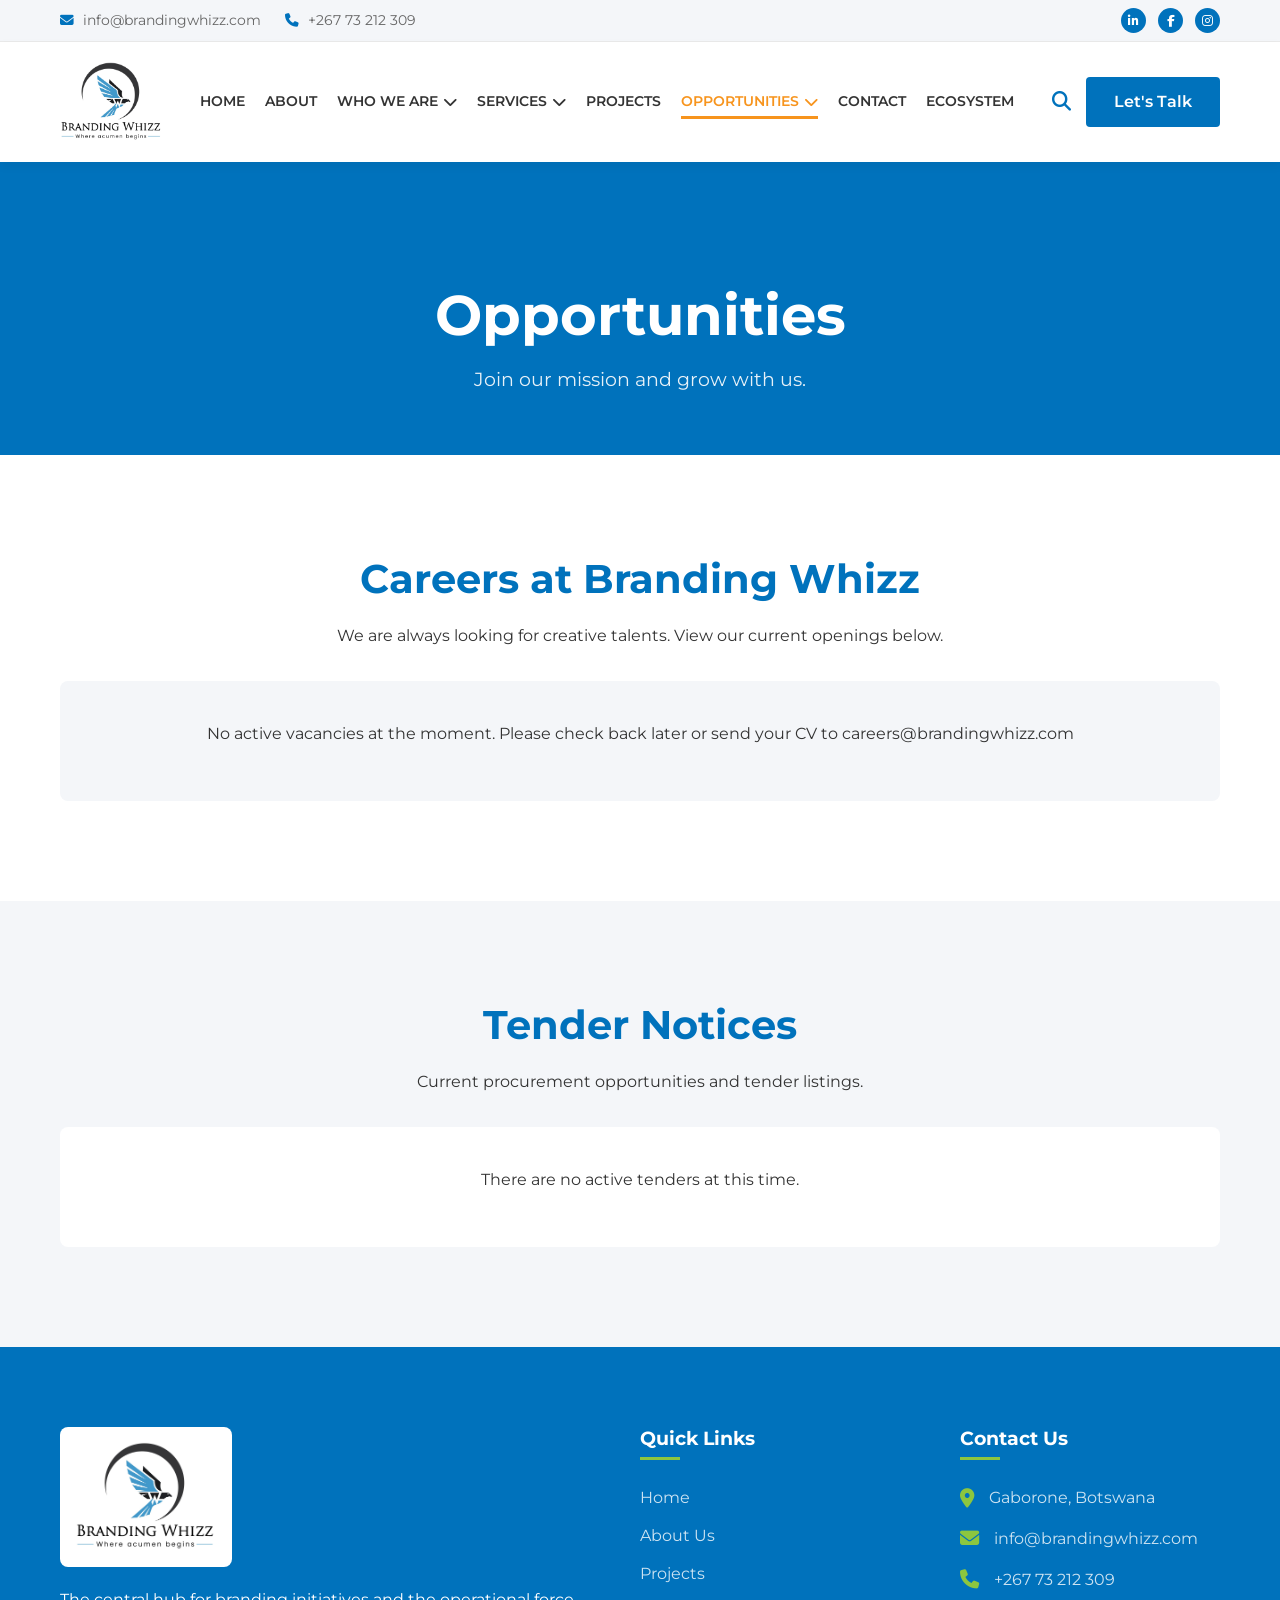
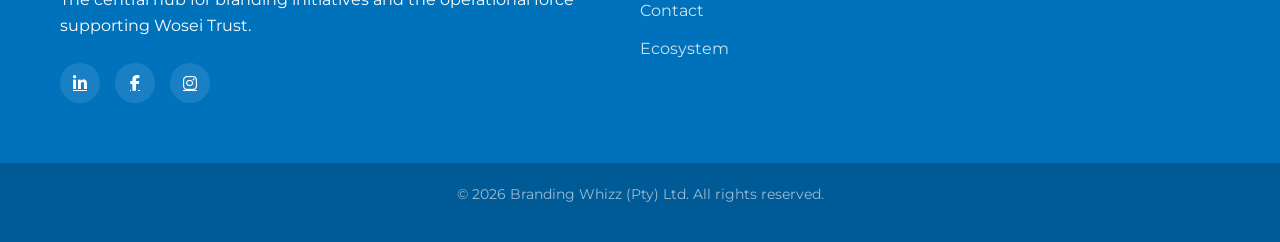
<file: opportunities.html>
<!DOCTYPE html>
<html lang="en">

<head>
    <meta charset="UTF-8">
    <meta name="viewport" content="width=device-width, initial-scale=1.0">
    <title>Opportunities | Branding Whizz</title>
    <link rel="stylesheet" href="styles.css">
    <link href="https://fonts.googleapis.com/css2?family=Montserrat:wght@300;400;600;700;800&display=swap"
        rel="stylesheet">
    <link rel="stylesheet" href="https://cdnjs.cloudflare.com/ajax/libs/font-awesome/6.4.0/css/all.min.css">
</head>

<body>

    <!-- Top Bar (Shared) -->
    <div class="top-bar">
        <div class="container">
            <div class="top-contact">
                <a href="mailto:info@brandingwhizz.com"><i class="fa-solid fa-envelope"></i> info@brandingwhizz.com</a>
                <a href="tel:+2670000000"><i class="fa-solid fa-phone"></i> +267 73 212 309</a>
            </div>
            <div class="top-socials">
                <a href="#"><i class="fa-brands fa-linkedin-in"></i></a>
                <a href="#"><i class="fa-brands fa-facebook-f"></i></a>
                <a href="#"><i class="fa-brands fa-instagram"></i></a>
            </div>
        </div>
    </div>

    <!-- Main Navigation -->
    <header class="navbar" id="navbar">
        <div class="container">
            <div class="logo">
                <a href="index.html"><img src="logo.png" alt="Branding Whizz Logo" class="brand-logo"></a>
            </div>
            <nav class="nav-links">
                <a href="index.html">Home</a>
                <a href="about.html">About</a>
                <div class="nav-link-wrapper">
                    <a href="who-we-are.html">Who We Are <i class="fa-solid fa-chevron-down"></i></a>
                    <ul class="dropdown-menu">
                        <li><a href="who-we-are.html#mandate">Our Mandate</a></li>
                        <li><a href="who-we-are.html#vision">Vision, Mission & Values</a></li>
                        <li><a href="who-we-are.html#leadership">Leadership Team</a></li>
                    </ul>
                </div>
                <div class="nav-link-wrapper">
                    <a href="services.html">Services <i class="fa-solid fa-chevron-down"></i></a>
                    <ul class="dropdown-menu">
                        <li><a href="ecosystem.html#ecosystem">Creative Design (Khudu)</a></li>
                        <li><a href="ecosystem.html#ecosystem">Marketing (Lengau)</a></li>
                        <li><a href="ecosystem.html#ecosystem">Printing (Phuti)</a></li>
                        <li><a href="ecosystem.html#ecosystem">Digital Media (Tshephe)</a></li>
                        <li><a href="ecosystem.html#ecosystem">Communications (Noko)</a></li>
                    </ul>
                </div>
                <a href="projects.html">Projects</a>
                <div class="nav-link-wrapper">
                    <a href="opportunities.html">Opportunities <i class="fa-solid fa-chevron-down"></i></a>
                    <ul class="dropdown-menu">
                        <li><a href="opportunities.html#careers">Careers</a></li>
                        <li><a href="opportunities.html#tenders">Tender Notices</a></li>
                        <li><a href="opportunities.html#suppliers">Supplier Registration</a></li>
                    </ul>
                </div>
                <a href="contact.html">Contact</a>
                <a href="ecosystem.html">Ecosystem</a>
            </nav>
            <div class="nav-actions">
                <div class="search-wrapper">
                    <button class="search-toggle" id="search-toggle">
                        <i class="fa-solid fa-magnifying-glass"></i>
                    </button>
                    <div class="search-bar" id="search-bar">
                        <input type="text" id="search-input" placeholder="Search...">
                        <button type="submit"><i class="fa-solid fa-arrow-right"></i></button>
                        <div id="search-results" class="search-results"></div>
                    </div>
                </div>
                <a href="contact.html" class="btn btn-primary">Let's Talk</a>
                <button class="burger-menu" id="burger-menu">
                    <i class="fa-solid fa-bars"></i>
                </button>
            </div>
        </div>
    </header>

    <section class="page-header">
        <div class="container">
            <h1>Opportunities</h1>
            <p>Join our mission and grow with us.</p>
        </div>
    </section>

    <section id="careers" class="section-padding">
        <div class="container text-center">
            <h2>Careers at Branding Whizz</h2>
            <p>We are always looking for creative talents. View our current openings below.</p>
            <div class="bg-light p-4 mt-4" style="padding: 40px; border-radius: 8px;">
                <p>No active vacancies at the moment. Please check back later or send your CV to
                    careers@brandingwhizz.com</p>
            </div>
        </div>
    </section>

    <section id="tenders" class="section-padding bg-light">
        <div class="container text-center">
            <h2>Tender Notices</h2>
            <p>Current procurement opportunities and tender listings.</p>
            <div class="white-box p-4 mt-4" style="background: white; padding: 40px; border-radius: 8px;">
                <p>There are no active tenders at this time.</p>
            </div>
        </div>
    </section>

    <footer id="contact" class="site-footer">
        <div class="container footer-grid">
            <div class="footer-about">
                <img src="logo.png" alt="Branding Whizz Logo" class="footer-brand-logo">
                <p>The central hub for branding initiatives and the operational force supporting Wosei Trust.</p>
                <div class="footer-socials">
                    <a href="#"><i class="fa-brands fa-linkedin-in"></i></a>
                    <a href="#"><i class="fa-brands fa-facebook-f"></i></a>
                    <a href="#"><i class="fa-brands fa-instagram"></i></a>
                </div>
            </div>
            <div class="footer-links">
                <h3>Quick Links</h3>
                <ul>
                    <li><a href="index.html">Home</a></li>
                    <li><a href="about.html">About Us</a></li>
                    <li><a href="projects.html">Projects</a></li>
                    <li><a href="contact.html">Contact</a></li>
                    <li><a href="ecosystem.html">Ecosystem</a></li>
                </ul>
            </div>
            <div class="footer-contact">
                <h3>Contact Us</h3>
                <p><i class="fa-solid fa-location-dot"></i> Gaborone, Botswana</p>
                <p><i class="fa-solid fa-envelope"></i> info@brandingwhizz.com</p>
                <p><i class="fa-solid fa-phone"></i> +267 73 212 309</p>
            </div>
        </div>
        <div class="footer-bottom text-center">
            <p>&copy; 2026 Branding Whizz (Pty) Ltd. All rights reserved.</p>
        </div>
    </footer>

    <script src="script.js"></script>
</body>

</html>
</file>
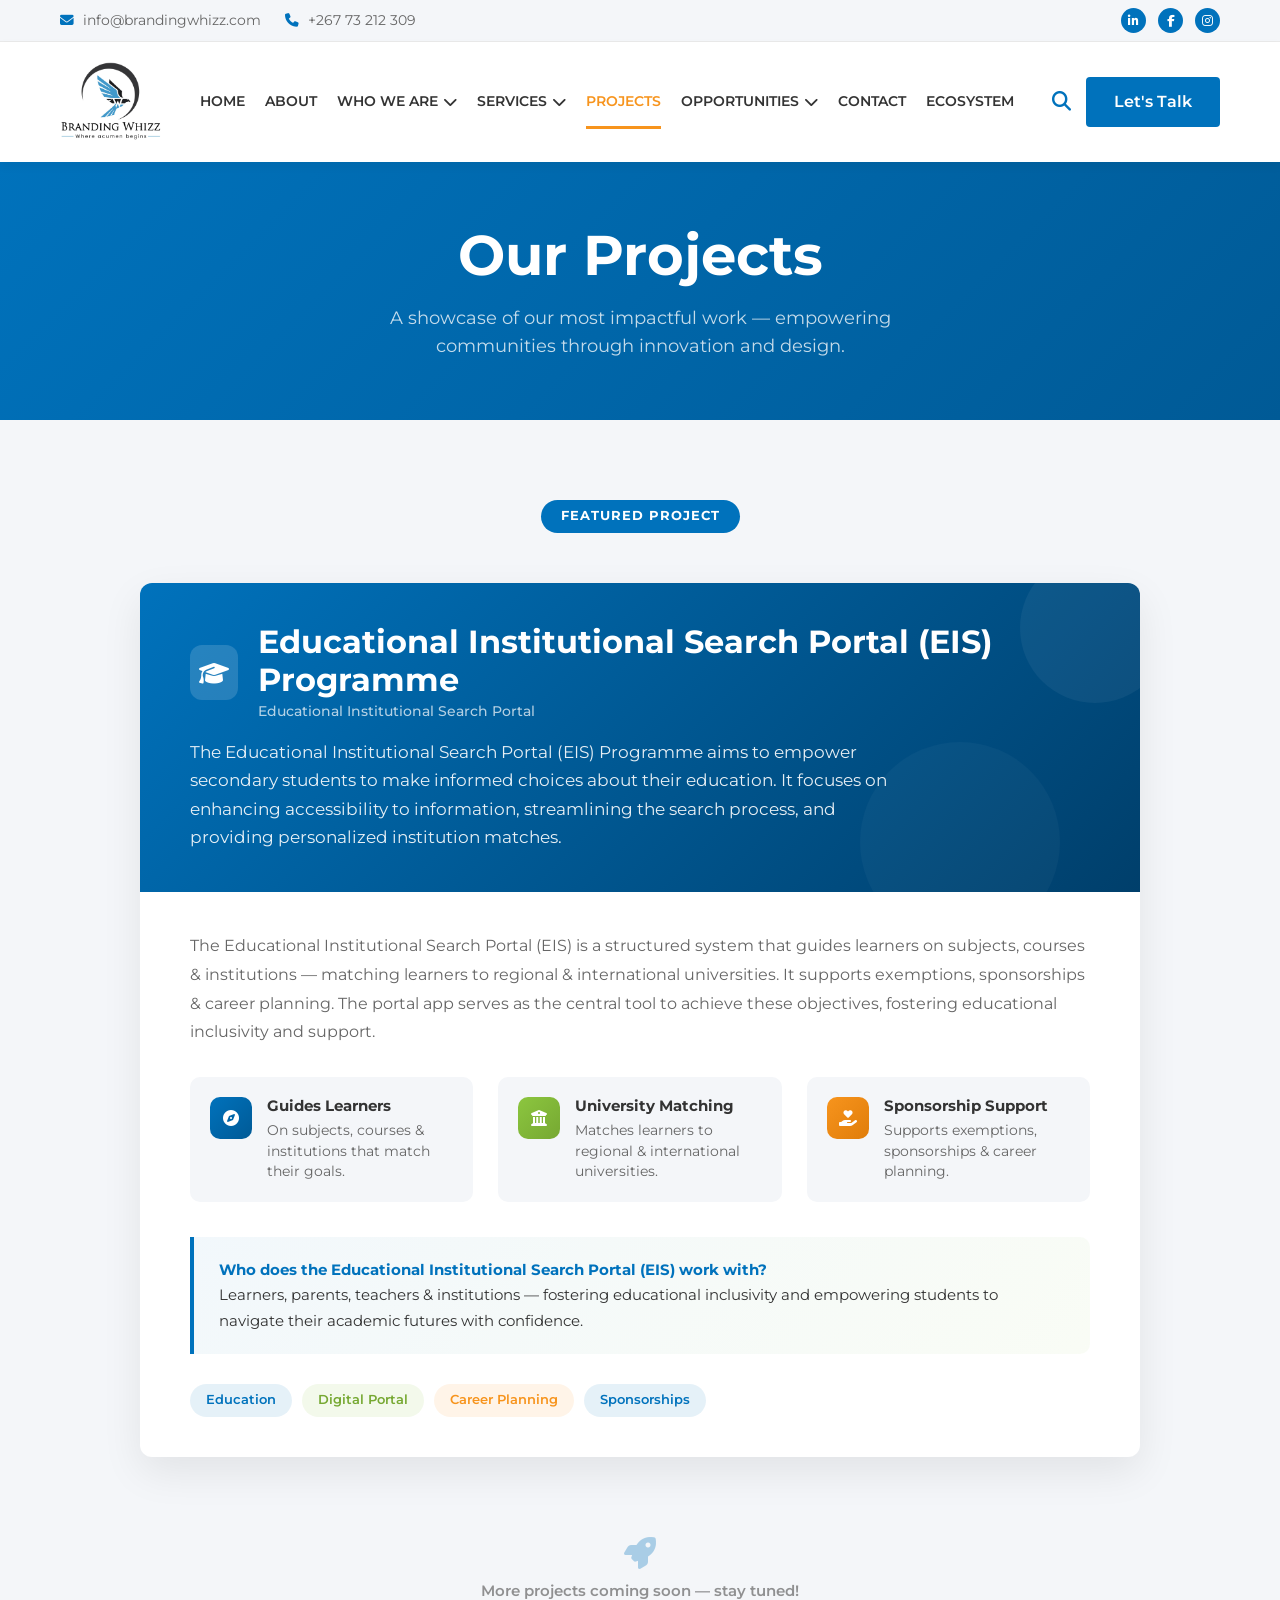
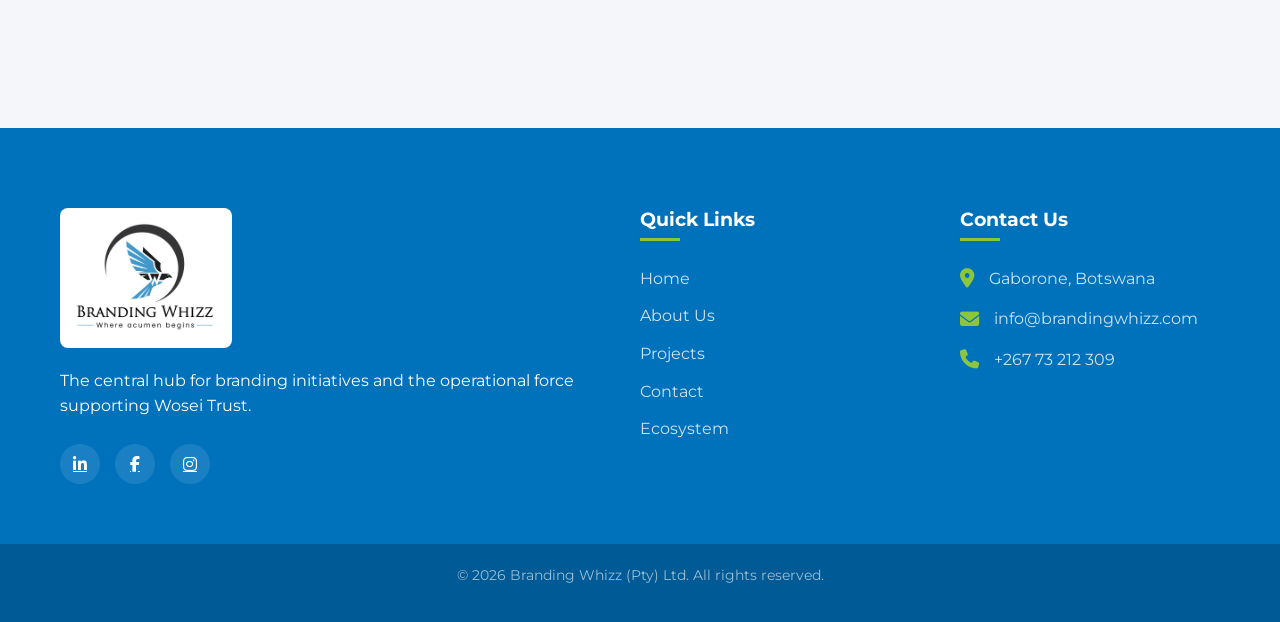
<file: projects.html>
<!DOCTYPE html>
<html lang="en">

<head>
    <meta charset="UTF-8">
    <meta name="viewport" content="width=device-width, initial-scale=1.0">
    <title>Projects | Branding Whizz</title>
    <link rel="stylesheet" href="styles.css">
    <link href="https://fonts.googleapis.com/css2?family=Montserrat:wght@300;400;600;700;800&display=swap"
        rel="stylesheet">
    <link rel="stylesheet" href="https://cdnjs.cloudflare.com/ajax/libs/font-awesome/6.4.0/css/all.min.css">
</head>

<body>

    <!-- Top Bar (Shared) -->
    <div class="top-bar">
        <div class="container">
            <div class="top-contact">
                <a href="mailto:info@brandingwhizz.com"><i class="fa-solid fa-envelope"></i> info@brandingwhizz.com</a>
                <a href="tel:+2670000000"><i class="fa-solid fa-phone"></i> +267 73 212 309</a>
            </div>
            <div class="top-socials">
                <a href="#"><i class="fa-brands fa-linkedin-in"></i></a>
                <a href="#"><i class="fa-brands fa-facebook-f"></i></a>
                <a href="#"><i class="fa-brands fa-instagram"></i></a>
            </div>
        </div>
    </div>

    <!-- Main Navigation -->
    <header class="navbar" id="navbar">
        <div class="container">
            <div class="logo">
                <a href="index.html"><img src="logo.png" alt="Branding Whizz Logo" class="brand-logo"></a>
            </div>
            <nav class="nav-links">
                <a href="index.html">Home</a>
                <a href="about.html">About</a>
                <div class="nav-link-wrapper">
                    <a href="who-we-are.html">Who We Are <i class="fa-solid fa-chevron-down"></i></a>
                    <ul class="dropdown-menu">
                        <li><a href="who-we-are.html#mandate">Our Mandate</a></li>
                        <li><a href="who-we-are.html#vision">Vision, Mission & Values</a></li>
                        <li><a href="who-we-are.html#leadership">Leadership Team</a></li>
                    </ul>
                </div>
                <div class="nav-link-wrapper">
                    <a href="services.html">Services <i class="fa-solid fa-chevron-down"></i></a>
                    <ul class="dropdown-menu">
                        <li><a href="ecosystem.html#ecosystem">Creative Design (Khudu)</a></li>
                        <li><a href="ecosystem.html#ecosystem">Marketing (Lengau)</a></li>
                        <li><a href="ecosystem.html#ecosystem">Printing (Phuti)</a></li>
                        <li><a href="ecosystem.html#ecosystem">Digital Media (Tshephe)</a></li>
                        <li><a href="ecosystem.html#ecosystem">Communications (Noko)</a></li>
                    </ul>
                </div>
                <a href="projects.html">Projects</a>
                <div class="nav-link-wrapper">
                    <a href="opportunities.html">Opportunities <i class="fa-solid fa-chevron-down"></i></a>
                    <ul class="dropdown-menu">
                        <li><a href="opportunities.html#careers">Careers</a></li>
                        <li><a href="opportunities.html#tenders">Tender Notices</a></li>
                        <li><a href="opportunities.html#suppliers">Supplier Registration</a></li>
                    </ul>
                </div>
                <a href="contact.html">Contact</a>
                <a href="ecosystem.html">Ecosystem</a>
            </nav>
            <div class="nav-actions">
                <div class="search-wrapper">
                    <button class="search-toggle" id="search-toggle">
                        <i class="fa-solid fa-magnifying-glass"></i>
                    </button>
                    <div class="search-bar" id="search-bar">
                        <input type="text" id="search-input" placeholder="Search...">
                        <button type="submit"><i class="fa-solid fa-arrow-right"></i></button>
                        <div id="search-results" class="search-results"></div>
                    </div>
                </div>
                <a href="contact.html" class="btn btn-primary">Let's Talk</a>
                <button class="burger-menu" id="burger-menu">
                    <i class="fa-solid fa-bars"></i>
                </button>
            </div>
        </div>
    </header>

    <!-- Projects Header -->
    <section class="page-header projects-header" style="background: linear-gradient(135deg, var(--primary-blue) 0%, var(--primary-blue-dark) 100%); padding: 60px 0; text-align: center;">
        <div class="container">
            <h1>Our Projects</h1>
            <p style="color: rgba(255,255,255,0.85); font-size: 1.1rem; max-width: 600px; margin: 0 auto;">A showcase of our most impactful work — empowering communities through innovation and design.</p>
        </div>
    </section>

    <!-- EIS Programme - Featured Project -->
    <section class="eis-project-section" style="padding: 80px 0; background-color: var(--bg-light);">
        <div class="container">
            <!-- Section Badge -->
            <div style="text-align: center; margin-bottom: 50px;">
                <span style="display: inline-block; background-color: var(--primary-blue); color: white; padding: 6px 20px; border-radius: 50px; font-size: 0.8rem; font-weight: 700; text-transform: uppercase; letter-spacing: 1px;">Featured Project</span>
            </div>

            <!-- EIS Card -->
            <div style="background: var(--white); border-radius: 12px; box-shadow: 0 15px 40px rgba(0,0,0,0.08); overflow: hidden; max-width: 1000px; margin: 0 auto;">
                
                <!-- Card Header -->
                <div style="background: linear-gradient(135deg, var(--primary-blue) 0%, #003f6b 100%); padding: 40px 50px; color: white; position: relative; overflow: hidden;">
                    <div style="position: absolute; top: -30px; right: -30px; width: 150px; height: 150px; background: rgba(255,255,255,0.05); border-radius: 50%;"></div>
                    <div style="position: absolute; bottom: -50px; right: 80px; width: 200px; height: 200px; background: rgba(255,255,255,0.03); border-radius: 50%;"></div>
                    <div style="display: flex; align-items: center; gap: 20px; margin-bottom: 15px;">
                        <div style="width: 55px; height: 55px; background: rgba(255,255,255,0.15); border-radius: 12px; display: flex; align-items: center; justify-content: center; font-size: 1.5rem;">
                            <i class="fa-solid fa-graduation-cap"></i>
                        </div>
                        <div>
                            <h2 style="color: white; margin: 0; font-size: 2rem;">Educational Institutional Search Portal (EIS) Programme</h2>
                            <p style="color: rgba(255,255,255,0.7); margin: 0; font-size: 0.9rem; font-weight: 500;">Educational Institutional Search Portal</p>
                        </div>
                    </div>
                    <p style="color: rgba(255,255,255,0.9); font-size: 1.05rem; line-height: 1.7; max-width: 700px; margin: 0;">
                        The Educational Institutional Search Portal (EIS) Programme aims to empower secondary students to make informed choices about their education. It focuses on enhancing accessibility to information, streamlining the search process, and providing personalized institution matches.
                    </p>
                </div>

                <!-- Card Body -->
                <div style="padding: 40px 50px;">
                    <p style="color: var(--text-light); font-size: 1rem; line-height: 1.8; margin-bottom: 30px;">
                        The Educational Institutional Search Portal (EIS) is a structured system that guides learners on subjects, courses &amp; institutions — matching learners to regional &amp; international universities. It supports exemptions, sponsorships &amp; career planning. The portal app serves as the central tool to achieve these objectives, fostering educational inclusivity and support.
                    </p>

                    <!-- Feature Highlights -->
                    <div style="display: grid; grid-template-columns: repeat(auto-fit, minmax(250px, 1fr)); gap: 25px; margin-bottom: 35px;">
                        
                        <div style="display: flex; align-items: flex-start; gap: 15px; padding: 20px; background: var(--bg-light); border-radius: 10px; transition: transform 0.3s ease;">
                            <div style="width: 42px; height: 42px; min-width: 42px; background: linear-gradient(135deg, var(--primary-blue), var(--primary-blue-dark)); color: white; border-radius: 10px; display: flex; align-items: center; justify-content: center; font-size: 1rem;">
                                <i class="fa-solid fa-compass"></i>
                            </div>
                            <div>
                                <h4 style="font-size: 0.95rem; margin-bottom: 5px; color: var(--text-dark);">Guides Learners</h4>
                                <p style="font-size: 0.85rem; color: var(--text-light); margin: 0; line-height: 1.5;">On subjects, courses &amp; institutions that match their goals.</p>
                            </div>
                        </div>

                        <div style="display: flex; align-items: flex-start; gap: 15px; padding: 20px; background: var(--bg-light); border-radius: 10px; transition: transform 0.3s ease;">
                            <div style="width: 42px; height: 42px; min-width: 42px; background: linear-gradient(135deg, var(--secondary-green), var(--secondary-green-dark)); color: white; border-radius: 10px; display: flex; align-items: center; justify-content: center; font-size: 1rem;">
                                <i class="fa-solid fa-university"></i>
                            </div>
                            <div>
                                <h4 style="font-size: 0.95rem; margin-bottom: 5px; color: var(--text-dark);">University Matching</h4>
                                <p style="font-size: 0.85rem; color: var(--text-light); margin: 0; line-height: 1.5;">Matches learners to regional &amp; international universities.</p>
                            </div>
                        </div>

                        <div style="display: flex; align-items: flex-start; gap: 15px; padding: 20px; background: var(--bg-light); border-radius: 10px; transition: transform 0.3s ease;">
                            <div style="width: 42px; height: 42px; min-width: 42px; background: linear-gradient(135deg, var(--accent-orange), #e07d0a); color: white; border-radius: 10px; display: flex; align-items: center; justify-content: center; font-size: 1rem;">
                                <i class="fa-solid fa-hand-holding-heart"></i>
                            </div>
                            <div>
                                <h4 style="font-size: 0.95rem; margin-bottom: 5px; color: var(--text-dark);">Sponsorship Support</h4>
                                <p style="font-size: 0.85rem; color: var(--text-light); margin: 0; line-height: 1.5;">Supports exemptions, sponsorships &amp; career planning.</p>
                            </div>
                        </div>

                    </div>

                    <!-- Stakeholders -->
                    <div style="background: linear-gradient(135deg, rgba(0,114,188,0.05), rgba(140,198,63,0.05)); border-left: 4px solid var(--primary-blue); padding: 20px 25px; border-radius: 0 10px 10px 0; margin-bottom: 30px;">
                        <p style="margin: 0; font-size: 0.95rem; color: var(--text-dark); line-height: 1.7;">
                            <strong style="color: var(--primary-blue);">Who does the Educational Institutional Search Portal (EIS) work with?</strong><br>
                            Learners, parents, teachers &amp; institutions — fostering educational inclusivity and empowering students to navigate their academic futures with confidence.
                        </p>
                    </div>

                    <!-- Tags -->
                    <div style="display: flex; gap: 10px; flex-wrap: wrap;">
                        <span style="display: inline-block; background: rgba(0,114,188,0.1); color: var(--primary-blue); padding: 6px 16px; border-radius: 50px; font-size: 0.8rem; font-weight: 600;">Education</span>
                        <span style="display: inline-block; background: rgba(140,198,63,0.1); color: var(--secondary-green-dark); padding: 6px 16px; border-radius: 50px; font-size: 0.8rem; font-weight: 600;">Digital Portal</span>
                        <span style="display: inline-block; background: rgba(247,148,29,0.1); color: var(--accent-orange); padding: 6px 16px; border-radius: 50px; font-size: 0.8rem; font-weight: 600;">Career Planning</span>
                        <span style="display: inline-block; background: rgba(0,114,188,0.1); color: var(--primary-blue); padding: 6px 16px; border-radius: 50px; font-size: 0.8rem; font-weight: 600;">Sponsorships</span>
                    </div>

                </div>
            </div>

            <!-- More Projects Coming Soon -->
            <div style="text-align: center; margin-top: 50px; padding: 30px; color: var(--text-light);">
                <i class="fa-solid fa-rocket" style="font-size: 2rem; color: var(--primary-blue); opacity: 0.3; margin-bottom: 10px; display: block;"></i>
                <p style="font-size: 0.95rem; font-weight: 600; color: var(--text-light); opacity: 0.7;">More projects coming soon — stay tuned!</p>
            </div>
        </div>
    </section>

    <!-- Footer (Shared) -->
    <footer id="contact" class="site-footer">
        <div class="container footer-grid">
            <div class="footer-about">
                <img src="logo.png" alt="Branding Whizz Logo" class="footer-brand-logo">
                <p>The central hub for branding initiatives and the operational force supporting Wosei Trust.</p>
                <div class="footer-socials">
                    <a href="#"><i class="fa-brands fa-linkedin-in"></i></a>
                    <a href="#"><i class="fa-brands fa-facebook-f"></i></a>
                    <a href="#"><i class="fa-brands fa-instagram"></i></a>
                </div>
            </div>
            <div class="footer-links">
                <h3>Quick Links</h3>
                <ul>
                    <li><a href="index.html">Home</a></li>
                    <li><a href="about.html">About Us</a></li>
                    <li><a href="projects.html">Projects</a></li>
                    <li><a href="contact.html">Contact</a></li>
                    <li><a href="ecosystem.html">Ecosystem</a></li>
                </ul>
            </div>
            <div class="footer-contact">
                <h3>Contact Us</h3>
                <p><i class="fa-solid fa-location-dot"></i> Gaborone, Botswana</p>
                <p><i class="fa-solid fa-envelope"></i> info@brandingwhizz.com</p>
                <p><i class="fa-solid fa-phone"></i> +267 73 212 309</p>
            </div>
        </div>
        <div class="footer-bottom text-center">
            <p>&copy; 2026 Branding Whizz (Pty) Ltd. All rights reserved.</p>
        </div>
    </footer>

    <script src="script.js"></script>
</body>

</html>
</file>
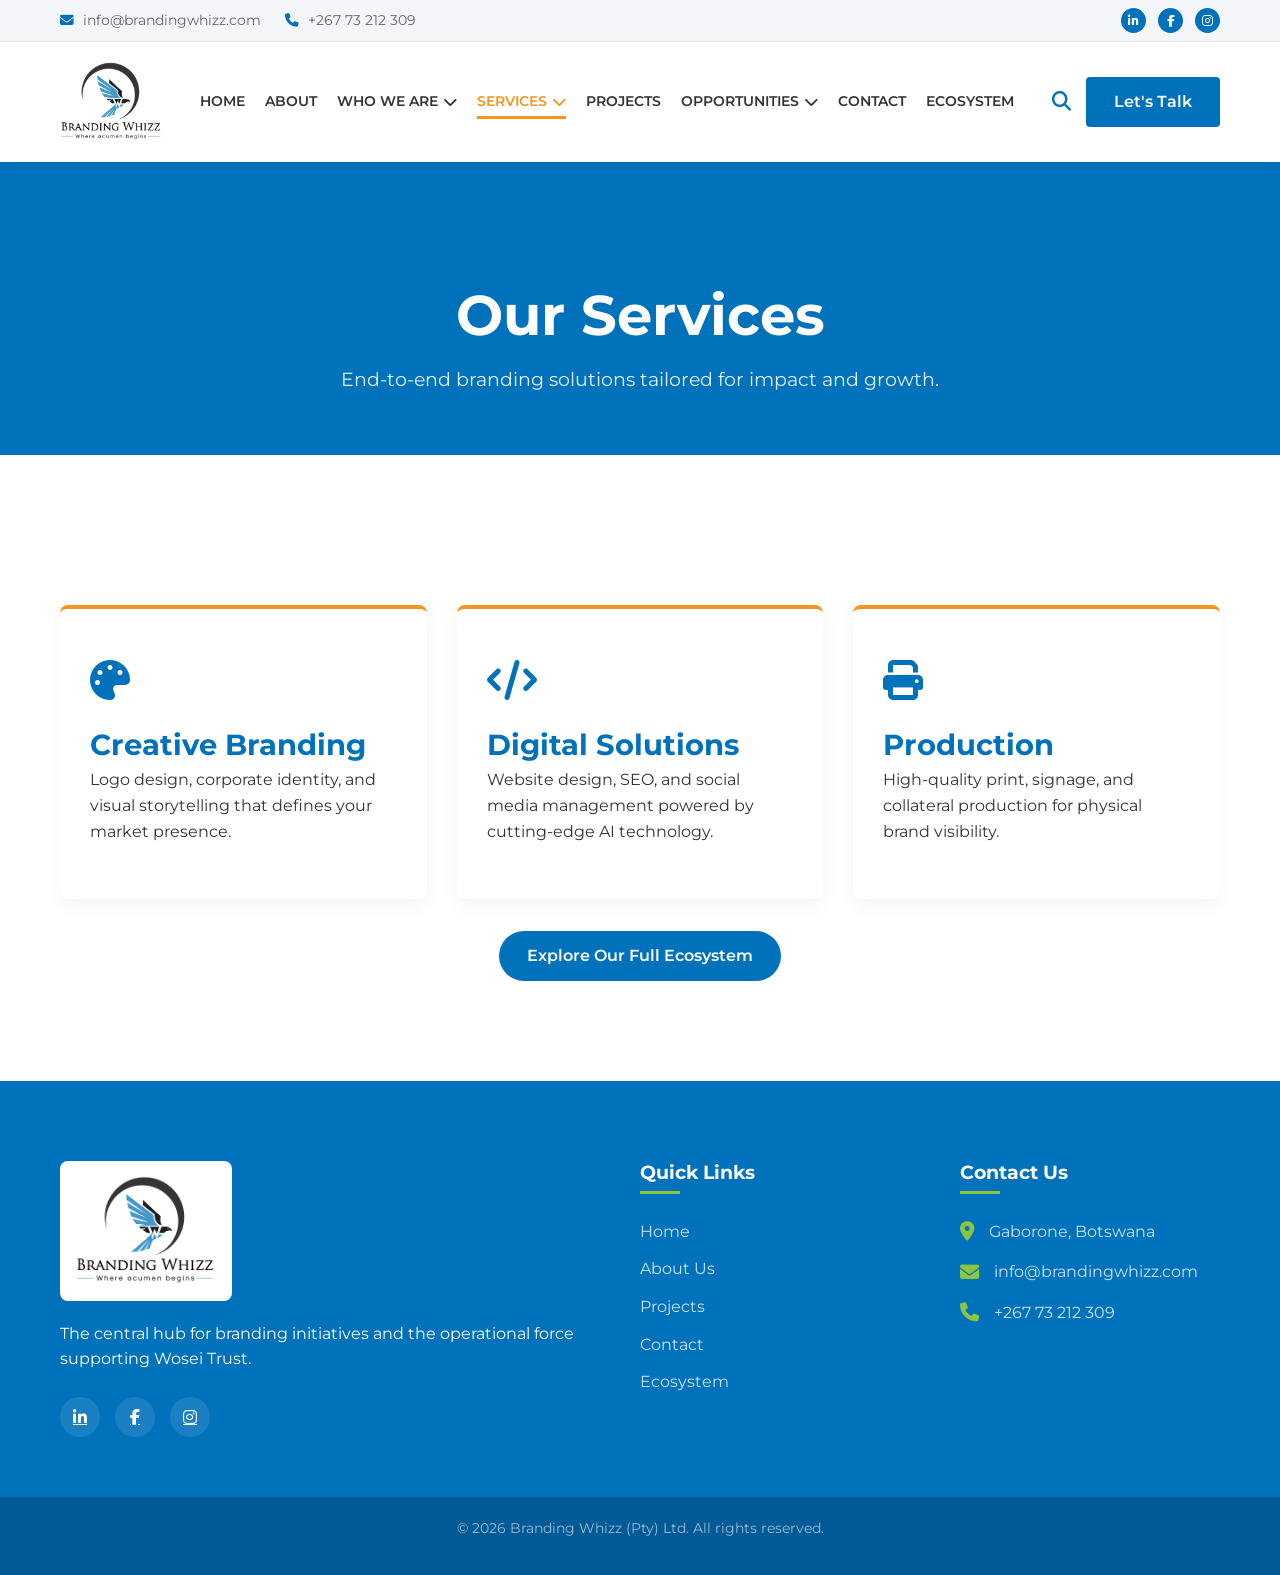
<file: services.html>
<!DOCTYPE html>
<html lang="en">

<head>
    <meta charset="UTF-8">
    <meta name="viewport" content="width=device-width, initial-scale=1.0">
    <title>Services | Branding Whizz</title>
    <link rel="stylesheet" href="styles.css">
    <link href="https://fonts.googleapis.com/css2?family=Montserrat:wght@300;400;600;700;800&display=swap"
        rel="stylesheet">
    <link rel="stylesheet" href="https://cdnjs.cloudflare.com/ajax/libs/font-awesome/6.4.0/css/all.min.css">
</head>

<body>
    <!-- Top Bar -->
    <div class="top-bar">
        <div class="container">
            <div class="top-contact">
                <a href="mailto:info@brandingwhizz.com"><i class="fa-solid fa-envelope"></i> info@brandingwhizz.com</a>
                <a href="tel:+2670000000"><i class="fa-solid fa-phone"></i> +267 73 212 309</a>
            </div>
            <div class="top-socials">
                <a href="#"><i class="fa-brands fa-linkedin-in"></i></a>
                <a href="#"><i class="fa-brands fa-facebook-f"></i></a>
                <a href="#"><i class="fa-brands fa-instagram"></i></a>
            </div>
        </div>
    </div>

    <!-- Main Navigation -->
    <header class="navbar" id="navbar">
        <div class="container">
            <div class="logo">
                <a href="index.html"><img src="logo.png" alt="Branding Whizz Logo" class="brand-logo"></a>
            </div>
            <nav class="nav-links">
                <a href="index.html">Home</a>
                <a href="about.html">About</a>
                <div class="nav-link-wrapper">
                    <a href="who-we-are.html">Who We Are <i class="fa-solid fa-chevron-down"></i></a>
                    <ul class="dropdown-menu">
                        <li><a href="who-we-are.html#mandate">Our Mandate</a></li>
                        <li><a href="who-we-are.html#vision">Vision, Mission & Values</a></li>
                        <li><a href="who-we-are.html#leadership">Leadership Team</a></li>
                    </ul>
                </div>
                <div class="nav-link-wrapper">
                    <a href="services.html">Services <i class="fa-solid fa-chevron-down"></i></a>
                    <ul class="dropdown-menu">
                        <li><a href="ecosystem.html#ecosystem">Creative Design (Khudu)</a></li>
                        <li><a href="ecosystem.html#ecosystem">Marketing (Lengau)</a></li>
                        <li><a href="ecosystem.html#ecosystem">Printing (Phuti)</a></li>
                        <li><a href="ecosystem.html#ecosystem">Digital Media (Tshephe)</a></li>
                        <li><a href="ecosystem.html#ecosystem">Communications (Noko)</a></li>
                    </ul>
                </div>
                <a href="projects.html">Projects</a>
                <div class="nav-link-wrapper">
                    <a href="opportunities.html">Opportunities <i class="fa-solid fa-chevron-down"></i></a>
                    <ul class="dropdown-menu">
                        <li><a href="opportunities.html#careers">Careers</a></li>
                        <li><a href="opportunities.html#tenders">Tender Notices</a></li>
                        <li><a href="opportunities.html#suppliers">Supplier Registration</a></li>
                    </ul>
                </div>
                <a href="contact.html">Contact</a>
                <a href="ecosystem.html">Ecosystem</a>
            </nav>
            <div class="nav-actions">
                <div class="search-wrapper">
                    <button class="search-toggle" id="search-toggle">
                        <i class="fa-solid fa-magnifying-glass"></i>
                    </button>
                    <div class="search-bar" id="search-bar">
                        <input type="text" id="search-input" placeholder="Search...">
                        <button type="submit"><i class="fa-solid fa-arrow-right"></i></button>
                        <div id="search-results" class="search-results"></div>
                    </div>
                </div>
                <a href="contact.html" class="btn btn-primary">Let's Talk</a>
                <button class="burger-menu" id="burger-menu">
                    <i class="fa-solid fa-bars"></i>
                </button>
            </div>
        </div>
    </header>

    <section class="page-header">
        <div class="container">
            <h1>Our Services</h1>
            <p>End-to-end branding solutions tailored for impact and growth.</p>
        </div>
    </section>

    <section class="section-padding">
        <div class="container">
            <div class="dept-grid">
                <div class="dept-card">
                    <div class="icon-header"><i class="fa-solid fa-palette"></i></div>
                    <h3>Creative Branding</h3>
                    <p>Logo design, corporate identity, and visual storytelling that defines your market presence.</p>
                </div>
                <div class="dept-card">
                    <div class="icon-header"><i class="fa-solid fa-code"></i></div>
                    <h3>Digital Solutions</h3>
                    <p>Website design, SEO, and social media management powered by cutting-edge AI technology.</p>
                </div>
                <div class="dept-card">
                    <div class="icon-header"><i class="fa-solid fa-print"></i></div>
                    <h3>Production</h3>
                    <p>High-quality print, signage, and collateral production for physical brand visibility.</p>
                </div>
            </div>
            <div class="text-center mt-4">
                <a href="ecosystem.html" class="btn btn-primary btn-pill">Explore Our Full Ecosystem</a>
            </div>
        </div>
    </section>

    <footer id="contact" class="site-footer">
        <div class="container footer-grid">
            <div class="footer-about">
                <img src="logo.png" alt="Branding Whizz Logo" class="footer-brand-logo">
                <p>The central hub for branding initiatives and the operational force supporting Wosei Trust.</p>
                <div class="footer-socials">
                    <a href="#"><i class="fa-brands fa-linkedin-in"></i></a>
                    <a href="#"><i class="fa-brands fa-facebook-f"></i></a>
                    <a href="#"><i class="fa-brands fa-instagram"></i></a>
                </div>
            </div>
            <div class="footer-links">
                <h3>Quick Links</h3>
                <ul>
                    <li><a href="index.html">Home</a></li>
                    <li><a href="about.html">About Us</a></li>
                    <li><a href="projects.html">Projects</a></li>
                    <li><a href="contact.html">Contact</a></li>
                    <li><a href="ecosystem.html">Ecosystem</a></li>
                </ul>
            </div>
            <div class="footer-contact">
                <h3>Contact Us</h3>
                <p><i class="fa-solid fa-location-dot"></i> Gaborone, Botswana</p>
                <p><i class="fa-solid fa-envelope"></i> info@brandingwhizz.com</p>
                <p><i class="fa-solid fa-phone"></i> +267 73 212 309</p>
            </div>
        </div>
        <div class="footer-bottom text-center">
            <p>&copy; 2026 Branding Whizz (Pty) Ltd. All rights reserved.</p>
        </div>
    </footer>

    <script src="script.js"></script>
</body>

</html>
</file>
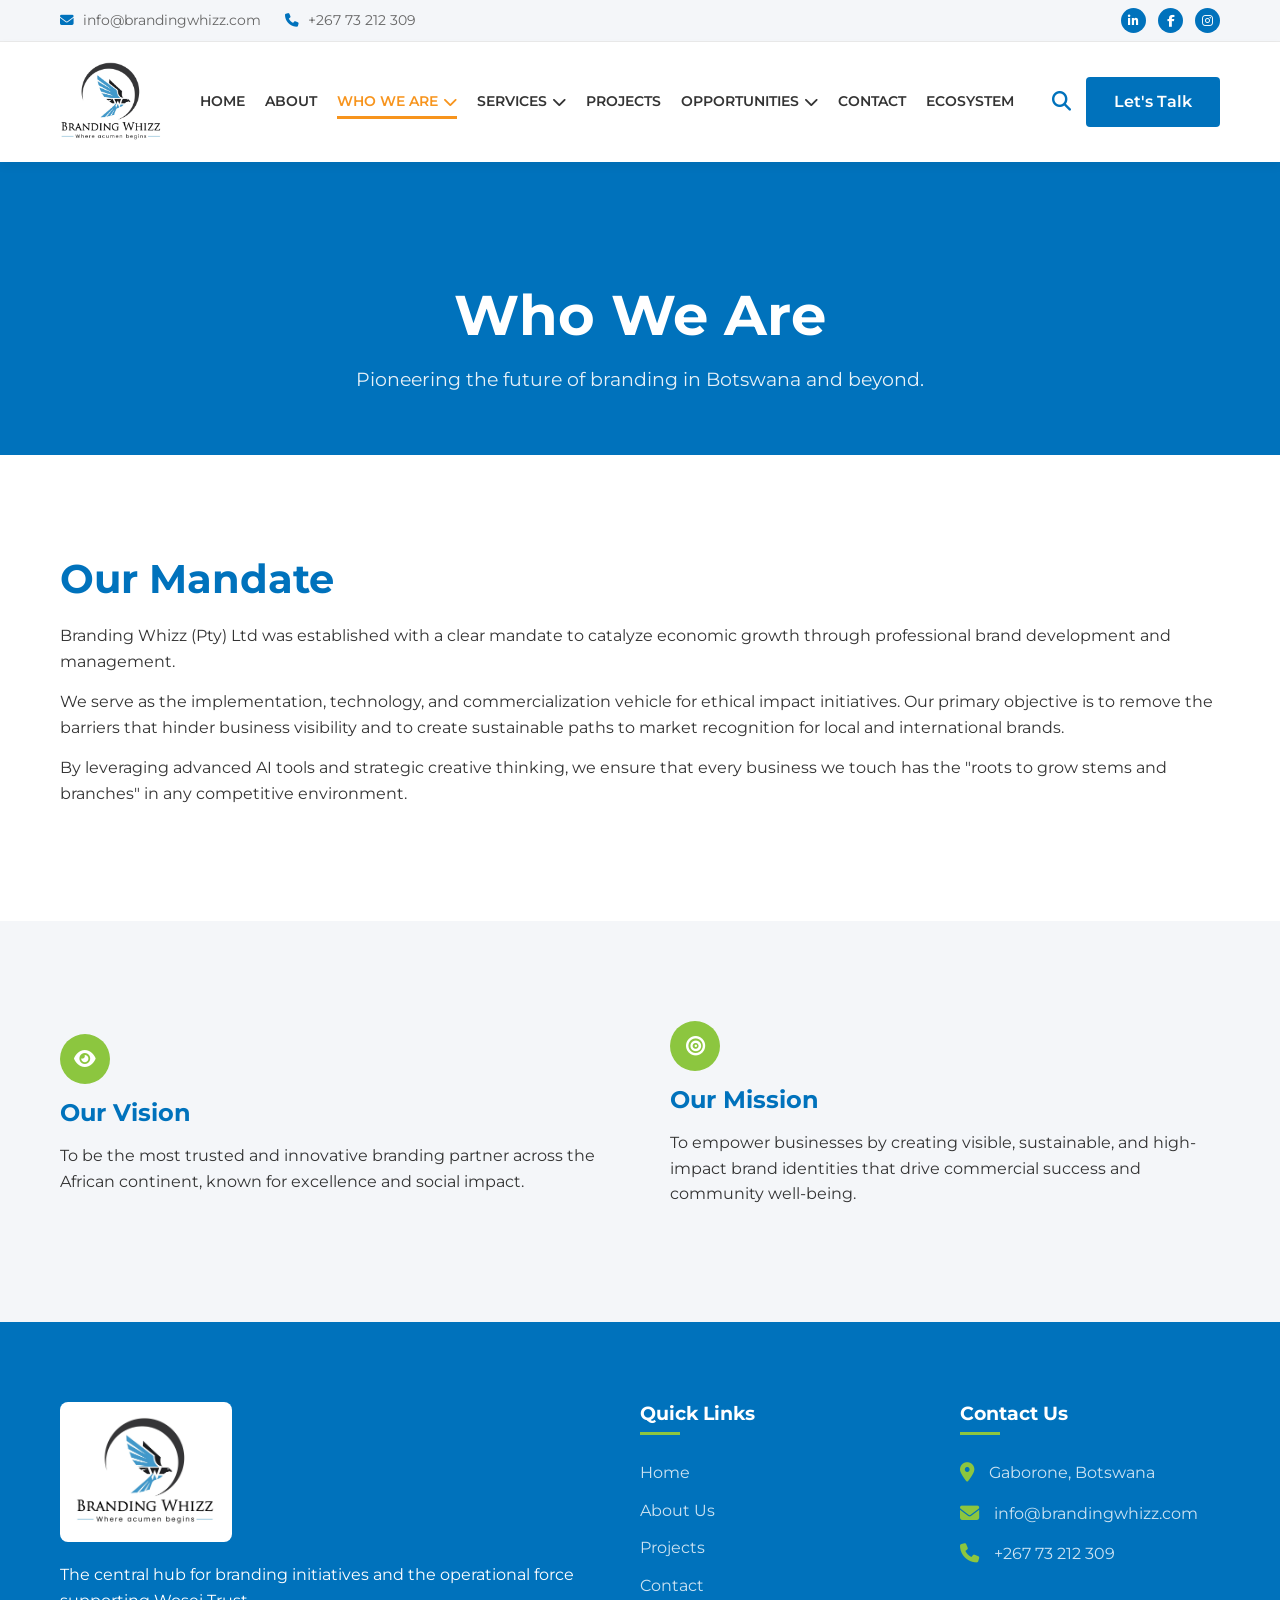
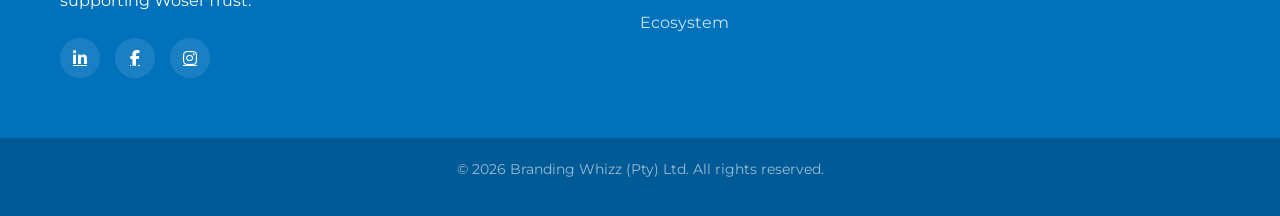
<file: who-we-are.html>
<!DOCTYPE html>
<html lang="en">

<head>
    <meta charset="UTF-8">
    <meta name="viewport" content="width=device-width, initial-scale=1.0">
    <title>Who We Are | Branding Whizz</title>
    <link rel="stylesheet" href="styles.css">
    <link href="https://fonts.googleapis.com/css2?family=Montserrat:wght@300;400;600;700;800&display=swap"
        rel="stylesheet">
    <link rel="stylesheet" href="https://cdnjs.cloudflare.com/ajax/libs/font-awesome/6.4.0/css/all.min.css">
</head>

<body>
    <!-- Top Bar -->
    <div class="top-bar">
        <div class="container">
            <div class="top-contact">
                <a href="mailto:info@brandingwhizz.com"><i class="fa-solid fa-envelope"></i> info@brandingwhizz.com</a>
                <a href="tel:+2670000000"><i class="fa-solid fa-phone"></i> +267 73 212 309</a>
            </div>
            <div class="top-socials">
                <a href="#"><i class="fa-brands fa-linkedin-in"></i></a>
                <a href="#"><i class="fa-brands fa-facebook-f"></i></a>
                <a href="#"><i class="fa-brands fa-instagram"></i></a>
            </div>
        </div>
    </div>

    <!-- Main Navigation -->
    <header class="navbar" id="navbar">
        <div class="container">
            <div class="logo">
                <a href="index.html"><img src="logo.png" alt="Branding Whizz Logo" class="brand-logo"></a>
            </div>
            <nav class="nav-links">
                <a href="index.html">Home</a>
                <a href="about.html">About</a>
                <div class="nav-link-wrapper">
                    <a href="who-we-are.html">Who We Are <i class="fa-solid fa-chevron-down"></i></a>
                    <ul class="dropdown-menu">
                        <li><a href="who-we-are.html#mandate">Our Mandate</a></li>
                        <li><a href="who-we-are.html#vision">Vision, Mission & Values</a></li>
                        <li><a href="who-we-are.html#leadership">Leadership Team</a></li>
                    </ul>
                </div>
                <div class="nav-link-wrapper">
                    <a href="services.html">Services <i class="fa-solid fa-chevron-down"></i></a>
                    <ul class="dropdown-menu">
                        <li><a href="ecosystem.html#ecosystem">Creative Design (Khudu)</a></li>
                        <li><a href="ecosystem.html#ecosystem">Marketing (Lengau)</a></li>
                        <li><a href="ecosystem.html#ecosystem">Printing (Phuti)</a></li>
                        <li><a href="ecosystem.html#ecosystem">Digital Media (Tshephe)</a></li>
                        <li><a href="ecosystem.html#ecosystem">Communications (Noko)</a></li>
                    </ul>
                </div>
                <a href="projects.html">Projects</a>
                <div class="nav-link-wrapper">
                    <a href="opportunities.html">Opportunities <i class="fa-solid fa-chevron-down"></i></a>
                    <ul class="dropdown-menu">
                        <li><a href="opportunities.html#careers">Careers</a></li>
                        <li><a href="opportunities.html#tenders">Tender Notices</a></li>
                        <li><a href="opportunities.html#suppliers">Supplier Registration</a></li>
                    </ul>
                </div>
                <a href="contact.html">Contact</a>
                <a href="ecosystem.html">Ecosystem</a>
            </nav>
            <div class="nav-actions">
                <div class="search-wrapper">
                    <button class="search-toggle" id="search-toggle">
                        <i class="fa-solid fa-magnifying-glass"></i>
                    </button>
                    <div class="search-bar" id="search-bar">
                        <input type="text" id="search-input" placeholder="Search...">
                        <button type="submit"><i class="fa-solid fa-arrow-right"></i></button>
                        <div id="search-results" class="search-results"></div>
                    </div>
                </div>
                <a href="contact.html" class="btn btn-primary">Let's Talk</a>
                <button class="burger-menu" id="burger-menu">
                    <i class="fa-solid fa-bars"></i>
                </button>
            </div>
        </div>
    </header>

    <section class="page-header">
        <div class="container">
            <h1>Who We Are</h1>
            <p>Pioneering the future of branding in Botswana and beyond.</p>
        </div>
    </section>

    <section id="mandate" class="section-padding">
        <div class="container">
            <div class="section-header">
                <h2>Our Mandate</h2>
                <p class="lead">Branding Whizz (Pty) Ltd was established with a clear mandate to catalyze economic
                    growth through professional brand development and management.</p>
            </div>
            <div class="content-text">
                <p>We serve as the implementation, technology, and commercialization vehicle for ethical impact
                    initiatives. Our primary objective is to remove the barriers that hinder business visibility and to
                    create sustainable paths to market recognition for local and international brands.</p>
                <p>By leveraging advanced AI tools and strategic creative thinking, we ensure that every business we
                    touch has the "roots to grow stems and branches" in any competitive environment.</p>
            </div>
        </div>
    </section>

    <section id="vision" class="section-padding bg-light">
        <div class="container about-grid">
            <div class="mv-card">
                <div class="icon-wrapper"><i class="fa-solid fa-eye"></i></div>
                <h3>Our Vision</h3>
                <p>To be the most trusted and innovative branding partner across the African continent, known for
                    excellence and social impact.</p>
            </div>
            <div class="mv-card">
                <div class="icon-wrapper"><i class="fa-solid fa-bullseye"></i></div>
                <h3>Our Mission</h3>
                <p>To empower businesses by creating visible, sustainable, and high-impact brand identities that drive
                    commercial success and community well-being.</p>
            </div>
        </div>
    </section>

    <footer id="contact" class="site-footer">
        <div class="container footer-grid">
            <div class="footer-about">
                <img src="logo.png" alt="Branding Whizz Logo" class="footer-brand-logo">
                <p>The central hub for branding initiatives and the operational force supporting Wosei Trust.</p>
                <div class="footer-socials">
                    <a href="#"><i class="fa-brands fa-linkedin-in"></i></a>
                    <a href="#"><i class="fa-brands fa-facebook-f"></i></a>
                    <a href="#"><i class="fa-brands fa-instagram"></i></a>
                </div>
            </div>
            <div class="footer-links">
                <h3>Quick Links</h3>
                <ul>
                    <li><a href="index.html">Home</a></li>
                    <li><a href="about.html">About Us</a></li>
                    <li><a href="projects.html">Projects</a></li>
                    <li><a href="contact.html">Contact</a></li>
                    <li><a href="ecosystem.html">Ecosystem</a></li>
                </ul>
            </div>
            <div class="footer-contact">
                <h3>Contact Us</h3>
                <p><i class="fa-solid fa-location-dot"></i> Gaborone, Botswana</p>
                <p><i class="fa-solid fa-envelope"></i> info@brandingwhizz.com</p>
                <p><i class="fa-solid fa-phone"></i> +267 73 212 309</p>
            </div>
        </div>
        <div class="footer-bottom text-center">
            <p>&copy; 2026 Branding Whizz (Pty) Ltd. All rights reserved.</p>
        </div>
    </footer>

    <script src="script.js"></script>
</body>

</html>
</file>
<file: styles.css>
/* Custom Properties based on Botswana Oil Palette */
:root {
    --primary-blue: #0072bc;
    --primary-blue-dark: #005a96;
    --secondary-green: #8cc63f;
    --secondary-green-dark: #76a832;
    --accent-orange: #f7941d;
    --accent-yellow: #fdb913; /* Botswana Oil Gold/Yellow */
    --text-dark: #333333;
    --text-light: #666666;
    --bg-light: #f4f6f9;
    --white: #ffffff;
    --font-main: 'Montserrat', sans-serif;
    --transition: all 0.3s ease;
    --shadow: 0 10px 30px rgba(0, 0, 0, 0.08);
}

* {
    margin: 0;
    padding: 0;
    box-sizing: border-box;
}

html {
    scroll-behavior: smooth;
    font-size: 16px;
}

body {
    font-family: var(--font-main);
    color: var(--text-dark);
    line-height: 1.6;
    background-color: var(--white);
}

.container {
    max-width: 1200px;
    margin: 0 auto;
    padding: 0 20px;
}

.container-sm {
    max-width: 800px;
}

.text-center {
    text-align: center;
}

.mt-4 {
    margin-top: 2rem;
}

.bg-light {
    background-color: var(--bg-light);
}

/* Typography */
h1,
h2,
h3,
h4,
h5 {
    font-family: var(--font-main);
    font-weight: 700;
    color: var(--primary-blue);
    line-height: 1.2;
}

h1 {
    font-size: 3.5rem;
    color: var(--white);
    margin-bottom: 20px;
}

h2 {
    font-size: 2.5rem;
    margin-bottom: 20px;
}

h3 {
    font-size: 1.5rem;
    margin-bottom: 15px;
}

p {
    margin-bottom: 15px;
}

/* Buttons */
.btn {
    display: inline-flex;
    align-items: center;
    justify-content: center;
    gap: 10px;
    padding: 12px 28px;
    font-weight: 600;
    text-decoration: none;
    border: none;
    cursor: pointer;
    transition: var(--transition);
    border-radius: 4px;
    /* Standard */
}

.btn-pill {
    border-radius: 50px;
}

.btn-primary {
    background-color: var(--primary-blue);
    color: var(--white);
}

.btn-primary:hover {
    background-color: var(--primary-blue-dark);
    color: var(--white);
}

.btn-secondary {
    background-color: var(--secondary-green);
    color: var(--white);
}

.btn-secondary:hover {
    background-color: var(--secondary-green-dark);
    color: var(--white);
}

/* Top Bar */
.top-bar {
    background-color: var(--bg-light);
    border-bottom: 1px solid #eaeaea;
    padding: 8px 0;
    font-size: 0.85rem;
}

.top-bar .container {
    display: flex;
    justify-content: space-between;
    align-items: center;
}

.top-contact a {
    color: var(--text-light);
    text-decoration: none;
    margin-right: 20px;
    transition: var(--transition);
}

.top-contact a:hover {
    color: var(--primary-blue);
}

.top-contact a i {
    color: var(--primary-blue);
    margin-right: 5px;
}

.top-socials a {
    color: var(--white);
    background-color: var(--primary-blue);
    width: 25px;
    height: 25px;
    display: inline-flex;
    align-items: center;
    justify-content: center;
    border-radius: 50%;
    text-decoration: none;
    margin-left: 8px;
    font-size: 0.75rem;
    transition: var(--transition);
}

.top-socials a:hover {
    background-color: var(--accent-orange);
}

/* Navbar */
.navbar {
    background-color: var(--white);
    padding: 20px 0;
    box-shadow: 0 4px 10px rgba(0, 0, 0, 0.05);
    position: sticky;
    top: 0;
    z-index: 1000;
    transition: var(--transition);
}

.navbar.scrolled {
    padding: 15px 0;
}

.navbar .container {
    display: flex;
    justify-content: space-between;
    align-items: center;
}

.logo a {
    font-size: 1.8rem;
    font-weight: 800;
    color: var(--primary-blue);
    text-decoration: none;
}

.logo a span {
    color: var(--secondary-green);
}

.brand-logo {
    max-height: 80px;
    width: auto;
    display: block;
}

/* Navbar & Dropdowns */
.nav-links {
    display: flex;
    gap: 20px;
}

.nav-link-wrapper {
    position: relative;
    padding: 10px 0;
}

.nav-links a {
    text-decoration: none;
    color: var(--text-dark);
    font-weight: 600;
    font-size: 0.9rem;
    transition: var(--transition);
    text-transform: uppercase;
    display: flex;
    align-items: center;
    gap: 5px;
    position: relative; /* Added for active underline positioning */
}

.nav-links a:hover,
.nav-links a.active {
    color: var(--accent-orange);
}

.nav-links a.active::after {
    content: '';
    position: absolute;
    bottom: -5px;
    left: 0;
    width: 100%;
    height: 3px; /* Slightly thicker for premium feel */
    background-color: var(--accent-orange);
}

/* Ensure dropdown links don't get the underline, color only */
.dropdown-menu li a.active::after {
    display: none;
}

.dropdown-menu {
    position: absolute;
    top: 100%;
    left: 0;
    background: var(--white);
    min-width: 250px;
    box-shadow: 0 10px 30px rgba(0,0,0,0.1);
    opacity: 0;
    visibility: hidden;
    transform: translateY(10px);
    transition: var(--transition);
    list-style: none;
    padding: 15px 0;
    border-top: 3px solid var(--primary-blue);
    z-index: 1000;
}

.nav-link-wrapper:hover .dropdown-menu {
    opacity: 1;
    visibility: visible;
    transform: translateY(0);
}

.dropdown-menu li a {
    padding: 10px 25px;
    font-size: 0.85rem;
    color: var(--text-dark);
    text-transform: none;
    display: block;
    border-bottom: 1px solid #f5f5f5;
}

.dropdown-menu li:last-child a {
    border-bottom: none;
}

.dropdown-menu li a:hover {
    background-color: var(--bg-light);
    color: var(--primary-blue);
    padding-left: 30px;
}

.nav-actions {
    display: flex;
    align-items: center;
    gap: 15px;
}

/* Search Bar Styles */
.search-wrapper {
    position: relative;
    display: flex;
    align-items: center;
}

.search-toggle {
    background: none;
    border: none;
    color: var(--primary-blue);
    font-size: 1.2rem;
    cursor: pointer;
    transition: var(--transition);
}

.search-toggle:hover {
    color: var(--accent-orange);
}

.search-bar {
    position: absolute;
    right: 0;
    top: 50px;
    background: white;
    box-shadow: 0 5px 15px rgba(0, 0, 0, 0.1);
    padding: 10px;
    border-radius: 4px;
    display: none;
    align-items: center;
    gap: 10px;
    width: 300px;
    z-index: 10;
}

.search-bar.active {
    display: flex;
    opacity: 1;
    visibility: visible;
    transform: translateY(0);
}

.search-bar input {
    padding: 8px 12px;
    border: 1px solid #ddd;
    border-radius: 4px;
    outline: none;
    width: 200px;
}

.search-bar button {
    background: var(--primary-blue);
    color: white;
    border: none;
    padding: 8px 12px;
    border-radius: 4px;
    cursor: pointer;
}


.burger-menu {
    display: none;
    background-color: var(--secondary-green);
    color: white;
    border: none;
    width: 40px;
    height: 40px;
    border-radius: 50%;
    cursor: pointer;
    font-size: 1.2rem;
}

/* Sections */
section {
    padding: 100px 0;
}

.section-badge {
    display: inline-block;
    padding: 5px 15px;
    background-color: rgba(0, 114, 188, 0.1);
    color: var(--primary-blue);
    border-radius: 50px;
    font-weight: 700;
    font-size: 0.85rem;
    margin-bottom: 15px;
    text-transform: uppercase;
    letter-spacing: 1px;
}

.badge-green {
    background-color: rgba(140, 198, 63, 0.1);
    color: var(--secondary-green);
}

.badge-gold {
    background-color: rgba(253, 185, 19, 0.15);
    color: #b8860b;
}

/* EXCO / Big Five Section */
.exco-section {
    background-color: var(--bg-light);
    padding: 100px 0;
}

.exco-intro {
    max-width: 850px;
    margin: 0 auto 50px;
    text-align: center;
    color: var(--text-light);
    font-size: 1.05rem;
    line-height: 1.8;
}

/* TRIANGULAR PYRAMID HIERARCHY */
.tri-pyramid-container {
    display: flex;
    flex-direction: column;
    align-items: center;
    width: 100%;
    margin: 40px auto;
    overflow: hidden;
}

.tri-layer {
    display: flex;
    flex-direction: column;
    justify-content: center;
    align-items: center;
    text-align: center;
    margin-bottom: 3px;
    padding: 15px 30px;
    color: white;
    min-height: 140px; /* Force minimum height for straight diagonals */
}

/* Widths and Clip Paths for perfect straight edges */
.tri-1 { 
    width: 320px; 
    background: #002855; 
    clip-path: polygon(25% 0, 75% 0, 100% 100%, 0 100%);
}
.tri-2 { 
    width: 495px; 
    background: #003f88; 
    clip-path: polygon(17.67% 0, 82.33% 0, 100% 100%, 0 100%);
}
.tri-3 { 
    width: 670px; 
    background: #00509d; 
    clip-path: polygon(13.05% 0, 86.95% 0, 100% 100%, 0 100%);
}
.tri-4 { 
    width: 845px; 
    background: #0061a8; 
    clip-path: polygon(10.35% 0, 89.65% 0, 100% 100%, 0 100%);
}
.tri-5 { 
    width: 1020px; 
    background: var(--primary-blue); 
    clip-path: polygon(8.57% 0, 91.43% 0, 100% 100%, 0 100%);
}

.tri-layer h3 {
    font-size: 1.15rem;
    color: white;
    margin: 5px 0;
    font-weight: 700;
}

.tri-layer p {
    font-size: 0.85rem;
    color: rgba(255,255,255,0.85);
    line-height: 1.4;
    margin: 0;
    max-width: 80%;
}

.tri-subroles {
    display: flex;
    justify-content: center;
    gap: 15px;
    margin-top: 10px;
    font-size: 0.8rem;
    color: rgba(255,255,255,0.9);
}
.tri-subroles span {
    background: rgba(0,0,0,0.15);
    padding: 4px 10px;
    border-radius: 4px;
}

/* Responsive constraints */
@media (max-width: 1050px) {
    .tri-pyramid-container {
        transform: scale(0.85);
        transform-origin: top center;
    }
}
@media (max-width: 800px) {
    .tri-pyramid-container {
        transform: scale(0.65);
    }
}
@media (max-width: 600px) {
    .tri-pyramid-container { transform: none; }
    .tri-layer { 
        width: 100% !important; 
        clip-path: none !important; 
        min-height: auto;
        padding: 20px;
        border-radius: 8px;
        margin-bottom: 10px;
    }
    .tri-layer p { max-width: 100%; }
}

/* Hero */
.hero {
    position: relative;
    height: 80vh;
    min-height: 600px;
    display: flex;
    align-items: center;
    padding: 0;
    overflow: visible; /* Changed from hidden to allow cards to overlap */
}

.hero-slides {
    position: absolute;
    top: 0;
    left: 0;
    width: 100%;
    height: 100%;
    z-index: 1;
}

.slide {
    position: absolute;
    top: 0;
    left: 0;
    width: 100%;
    height: 100%;
    background-size: cover;
    background-position: center;
    background-repeat: no-repeat;
    opacity: 0;
    transition: opacity 1.5s ease-in-out;
}

.slide.active {
    opacity: 1;
}

.hero-overlay {
    position: absolute;
    top: 0;
    left: 0;
    right: 0;
    bottom: 0;
    background: linear-gradient(90deg, rgba(0, 114, 188, 0.4) 0%, rgba(0, 114, 188, 0.1) 100%);
    z-index: 2;
}

.hero-content {
    position: relative;
    z-index: 10;
    color: var(--white);
    max-width: 800px;
    text-shadow: 0 4px 10px rgba(0, 0, 0, 0.5);
}

.hero-subtitle {
    font-size: 1.25rem;
    margin-bottom: 40px;
    font-weight: 300;
}

/* Hero Feature Cards */
.hero-features {
    position: absolute;
    bottom: 0;
    left: 0;
    right: 0;
    z-index: 100; /* Increased to ensure it's in front */
    transform: translateY(50%);
}

.features-grid {
    display: grid;
    grid-template-columns: repeat(3, 1fr);
    gap: 30px; /* Space between cards */
    background: transparent; /* Remove container background */
    box-shadow: none; /* Shadow on individual cards instead */
    border-radius: 0;
    overflow: visible;
}

.feature-card {
    background-color: var(--primary-blue);
    color: var(--white);
    padding: 50px 40px;
    border-radius: 12px;
    box-shadow: 0 20px 40px rgba(0, 0, 0, 0.2);
    transition: var(--transition);
    display: flex;
    flex-direction: column;
    justify-content: space-between;
    border: 1px solid rgba(255, 255, 255, 0.1);
    position: relative;
    z-index: 5;
}

.feature-card:last-child {
    border-right: none;
}

.feature-card:hover {
    transform: translateY(-15px);
    background-color: var(--primary-blue-dark);
    box-shadow: 0 30px 60px rgba(0, 0, 0, 0.3);
}

.feature-card .icon {
    font-size: 3rem;
    color: var(--accent-yellow);
    margin-bottom: 25px;
    transition: var(--transition);
}

.feature-card h3 {
    font-size: 1.6rem;
    margin-bottom: 20px;
    color: var(--white);
}

.feature-card p {
    font-size: 1rem;
    line-height: 1.6;
    margin-bottom: 30px;
    color: rgba(255, 255, 255, 0.9);
}

.feature-card .btn-more {
    font-weight: 700;
    color: var(--accent-yellow);
    text-decoration: none;
    display: inline-flex;
    align-items: center;
    gap: 10px;
    font-size: 1rem;
    transition: var(--transition);
    padding: 12px 0;
    border-radius: 4px;
}

.feature-card .btn-more:hover {
    color: var(--white);
    gap: 15px;
}

/* Mobile Feature Adjustment */
@media (max-width: 992px) {
    .hero-features {
        position: relative;
        transform: none;
        margin-top: -50px;
        padding: 0 20px;
    }
    
    .features-grid {
        grid-template-columns: 1fr;
    }
    
    .feature-card {
        border-right: none;
        border-bottom: 1px solid #eee;
    }
}

/* About Section */
.about-summary {
    position: relative;
    z-index: 10;
    padding-top: 180px; /* Refined to better suit the 50/50 overlap */
    background-color: var(--white);
}

.about-grid {
    display: grid;
    grid-template-columns: 1fr 1fr;
    gap: 60px;
    align-items: center;
}

.aim-box {
    background-color: var(--bg-light);
    padding: 30px;
    border-left: 4px solid var(--accent-orange);
    margin-bottom: 30px;
    border-radius: 0 8px 8px 0;
}

.mission-vision-wrapper {
    display: grid;
    grid-template-columns: 1fr 1fr;
    gap: 30px;
}

.mv-card .icon-wrapper {
    width: 50px;
    height: 50px;
    background-color: var(--secondary-green);
    color: white;
    display: flex;
    align-items: center;
    justify-content: center;
    border-radius: 50%;
    font-size: 1.2rem;
    margin-bottom: 15px;
}

.mv-card h4 {
    color: var(--secondary-green-dark);
    margin-bottom: 10px;
}

.about-image {
    position: relative;
}

.image-frame img {
    width: 100%;
    height: auto;
    border-radius: 8px;
    box-shadow: 0 20px 40px rgba(0, 0, 0, 0.1);
}

.experience-badge {
    position: absolute;
    bottom: -30px;
    left: -30px;
    background-color: var(--primary-blue);
    color: white;
    padding: 30px;
    border-radius: 8px;
    box-shadow: 0 10px 30px rgba(0, 114, 188, 0.3);
    display: flex;
    gap: 15px;
    align-items: center;
}

.experience-badge .number {
    font-size: 3rem;
    font-weight: 800;
    line-height: 1;
}

.experience-badge .text {
    font-size: 1rem;
    font-weight: 600;
    text-transform: uppercase;
}

/* Core Values Grid */
.values-section {
    background-color: var(--primary-blue);
    color: white;
    padding: 80px 0;
}

.values-section h2,
.values-section p {
    color: white;
}

.values-grid {
    display: grid;
    grid-template-columns: repeat(4, 1fr);
    gap: 30px;
    margin-top: 50px;
}

.value-card {
    background: rgba(255, 255, 255, 0.05);
    border: 1px solid rgba(255, 255, 255, 0.1);
    padding: 40px 30px;
    text-align: center;
    border-radius: 8px;
    transition: var(--transition);
}

.value-card:hover {
    background: rgba(255, 255, 255, 0.1);
    transform: translateY(-10px);
}

.value-card h3 {
    color: var(--secondary-green);
    margin-bottom: 15px;
    font-size: 1.3rem;
}

.value-icon {
    font-size: 3rem;
    margin-bottom: 20px;
    color: var(--accent-orange);
}

/* Khudu Banner */
.khudu-banner {
    background: linear-gradient(135deg, var(--secondary-green) 0%, var(--secondary-green-dark) 100%);
    padding: 60px 0;
    color: white;
    text-align: center;
}

.khudu-banner h2 {
    color: white;
    margin-bottom: 15px;
    font-size: 2rem;
}

.khudu-banner p {
    font-size: 1.1rem;
    max-width: 800px;
    margin: 0 auto;
    font-weight: 600;
}

/* Ecosystem / Departments */
.dept-grid {
    display: grid;
    grid-template-columns: repeat(3, 1fr);
    gap: 30px;
    margin-top: 50px;
}

.dept-card {
    background-color: var(--white);
    border-radius: 8px;
    padding: 40px 30px;
    box-shadow: 0 5px 20px rgba(0, 0, 0, 0.05);
    border-top: 4px solid var(--accent-orange);
    transition: var(--transition);
    position: relative;
    overflow: hidden;
}

.dept-card:hover {
    transform: translateY(-5px);
    box-shadow: 0 15px 30px rgba(0, 0, 0, 0.1);
    border-top-color: var(--primary-blue);
}

.dept-number {
    position: absolute;
    top: -20px;
    right: 10px;
    font-size: 6rem;
    font-weight: 800;
    color: rgba(0, 0, 0, 0.03);
    line-height: 1;
}

.dept-card h3 {
    font-size: 1.8rem;
    margin-bottom: 5px;
}

.dept-subtitle {
    font-size: 1.1rem;
    font-weight: 600;
    color: var(--text-dark);
    margin-bottom: 10px;
}

.dept-role {
    color: var(--secondary-green);
    font-size: 0.95rem;
    margin-bottom: 15px;
    font-weight: 700;
    text-transform: uppercase;
    letter-spacing: 0.5px;
    background-color: rgba(140, 198, 63, 0.1);
    padding: 8px 12px;
    border-radius: 4px;
    display: inline-block;
}

.dept-desc {
    font-size: 0.95rem;
    line-height: 1.6;
    margin-bottom: 20px;
    color: var(--text-light);
}

.dept-functions {
    background-color: var(--bg-light);
    padding: 15px;
    border-radius: 6px;
    font-size: 0.9rem;
    line-height: 1.5;
    color: var(--text-dark);
    border-left: 3px solid var(--primary-blue);
    margin-bottom: 15px;
}

.dept-functions strong {
    color: var(--primary-blue);
    display: block;
    margin-bottom: 5px;
}

.icon-header {
    font-size: 2.5rem;
    color: var(--primary-blue);
    margin-bottom: 15px;
}

/* Wosei Trust */
.wosei-section {
    background-color: var(--white);
    padding: 100px 0;
}

.wosei-logo {
    font-size: 4rem;
    color: var(--accent-orange);
    margin-bottom: 20px;
}

.wosei-section h2 {
    font-size: 3rem;
    margin-bottom: 10px;
}

.lead-text {
    font-size: 1.3rem;
    color: var(--primary-blue);
    font-weight: 600;
    margin-bottom: 25px;
}

/* Footer */
.site-footer {
    background-color: var(--primary-blue);
    color: white;
    padding-top: 80px;
}

.footer-grid {
    display: grid;
    grid-template-columns: 2fr 1fr 1fr;
    gap: 60px;
    margin-bottom: 60px;
}

.footer-brand-logo {
    max-height: 140px;
    width: auto;
    display: block;
    margin-bottom: 20px;
    background-color: white;
    /* Adding white bg since the footer logo might be black and footer is blue */
    padding: 15px;
    border-radius: 8px;
}

.footer-socials {
    display: flex;
    gap: 15px;
    margin-top: 25px;
}

.footer-socials a {
    width: 40px;
    height: 40px;
    background-color: rgba(255, 255, 255, 0.1);
    color: white;
    display: flex;
    align-items: center;
    justify-content: center;
    border-radius: 50%;
    transition: var(--transition);
}

.footer-socials a:hover {
    background-color: var(--accent-orange);
}

.site-footer h3 {
    color: white;
    font-size: 1.2rem;
    margin-bottom: 25px;
    position: relative;
    padding-bottom: 10px;
}

.site-footer h3::after {
    content: '';
    position: absolute;
    bottom: 0;
    left: 0;
    width: 40px;
    height: 3px;
    background-color: var(--secondary-green);
}

.footer-links ul {
    list-style: none;
}

.footer-links li {
    margin-bottom: 12px;
}

.footer-links a {
    color: rgba(255, 255, 255, 0.8);
    text-decoration: none;
    transition: var(--transition);
}

.footer-links a:hover {
    color: var(--accent-orange);
    padding-left: 5px;
}

.footer-contact p {
    color: rgba(255, 255, 255, 0.8);
    display: flex;
    align-items: center;
    gap: 15px;
    margin-bottom: 15px;
}

.footer-contact i {
    color: var(--secondary-green);
    font-size: 1.2rem;
}

.footer-bottom {
    background-color: var(--primary-blue-dark);
    padding: 20px 0;
    font-size: 0.9rem;
    color: rgba(255, 255, 255, 0.6);
}

/* Responsive */
@media (max-width: 992px) {
    .about-grid {
        grid-template-columns: 1fr;
    }

    .experience-badge {
        bottom: 20px;
        right: 20px;
        left: auto;
    }

    .values-grid {
        grid-template-columns: 1fr 1fr;
    }

    .dept-grid {
        grid-template-columns: 1fr 1fr;
    }

    .footer-grid {
        grid-template-columns: 1fr;
        gap: 40px;
    }
}

@media (max-width: 768px) {
    h1 {
        font-size: 2.5rem;
    }

    .nav-links,
    .nav-actions .btn {
        display: none;
    }

    .burger-menu {
        display: flex;
        align-items: center;
        justify-content: center;
    }

    .nav-links.active {
        display: flex;
        flex-direction: column;
        position: absolute;
        top: 100%;
        left: 0;
        right: 0;
        background: var(--white);
        padding: 20px;
        box-shadow: 0 10px 20px rgba(0, 0, 0, 0.1);
    }

    .hero-subtitle {
        font-size: 1.1rem;
    }

    .values-grid {
        grid-template-columns: 1fr;
    }

    .dept-grid {
        grid-template-columns: 1fr;
    }

    .mission-vision-wrapper {
        grid-template-columns: 1fr;
    }
}

/* Core Strengths Section */
.strengths-section {
    background-color: var(--white);
    padding: 100px 0;
}

.strengths-grid {
    display: grid;
    grid-template-columns: repeat(4, 1fr);
    gap: 30px;
    margin-top: 50px;
}

.strength-card {
    background: var(--white);
    padding: 40px 30px;
    text-align: center;
    border-radius: 12px;
    box-shadow: var(--shadow);
    transition: var(--transition);
    border-bottom: 5px solid transparent;
}

.strength-card:hover {
    transform: translateY(-10px);
    border-bottom-color: var(--accent-yellow);
}

.strength-icon {
    font-size: 3rem;
    color: var(--primary-blue);
    margin-bottom: 20px;
}

.strength-card h3 {
    font-size: 1.25rem;
    margin-bottom: 15px;
    color: var(--text-dark);
}

.strength-card p {
    font-size: 0.95rem;
    color: var(--text-light);
}

/* Real Results Section */
.results-section {
    background: linear-gradient(135deg, var(--primary-blue) 0%, var(--primary-blue-dark) 100%);
    color: var(--white);
    padding: 100px 0;
    text-align: center;
}

.results-section h2, .results-section p {
    color: var(--white);
}

.results-grid {
    display: grid;
    grid-template-columns: repeat(3, 1fr);
    gap: 40px;
    margin-top: 60px;
}

.result-item .number {
    font-size: 4rem;
    font-weight: 800;
    display: block;
    color: var(--accent-yellow);
    margin-bottom: 10px;
}

.result-item .label {
    font-size: 1.1rem;
    font-weight: 600;
    text-transform: uppercase;
    letter-spacing: 1px;
}

/* Glassmorphism Classes */
.glass {
    background: rgba(255, 255, 255, 0.1);
    backdrop-filter: blur(10px);
    -webkit-backdrop-filter: blur(10px);
    border: 1px solid rgba(255, 255, 255, 0.1);
}

/* Responsive Table Adjustments */
@media (max-width: 992px) {
    .strengths-grid {
        grid-template-columns: 1fr 1fr;
    }
    
    .results-grid {
        grid-template-columns: 1fr;
        gap: 50px;
    }
}

/* Page Headers */
.page-header {
    background-color: var(--primary-blue);
    padding: 120px 0 60px;
    color: white;
    text-align: center;
}

.page-header h1 {
    font-size: 3.5rem;
    color: white;
    margin-bottom: 15px;
}

.page-header p {
    font-size: 1.2rem;
    max-width: 700px;
    margin: 0 auto;
    opacity: 0.9;
}

/* Projects Gallery */
.projects-gallery {
    padding: 80px 0;
}

.gallery-grid {
    display: grid;
    grid-template-columns: repeat(auto-fill, minmax(350px, 1fr));
    gap: 30px;
}

.project-card {
    background: white;
    border-radius: 8px;
    overflow: hidden;
    box-shadow: 0 5px 15px rgba(0, 0, 0, 0.05);
    transition: var(--transition);
}

.project-card:hover {
    transform: translateY(-10px);
    box-shadow: 0 15px 30px rgba(0, 0, 0, 0.1);
}

.project-card img {
    width: 100%;
    height: 250px;
    object-fit: cover;
}

.project-info {
    padding: 25px;
}

.project-info h3 {
    margin-bottom: 10px;
}

.project-info .badge {
    display: inline-block;
    padding: 4px 12px;
    background: var(--bg-light);
    color: var(--primary-blue);
    border-radius: 50px;
    font-size: 0.8rem;
    font-weight: 700;
    margin-top: 15px;
    text-transform: uppercase;
}

/* Contact Styles */
.contact-section {
    padding: 80px 0;
}

.contact-grid {
    display: grid;
    grid-template-columns: 1fr 1fr;
    gap: 60px;
}

.contact-form {
    background: white;
    padding: 40px;
    border-radius: 8px;
    box-shadow: 0 10px 30px rgba(0, 0, 0, 0.05);
}

.form-group {
    margin-bottom: 20px;
}

.form-group label {
    display: block;
    margin-bottom: 8px;
    font-weight: 600;
}

.form-group input,
.form-group textarea {
    width: 100%;
    padding: 12px;
    border: 1px solid #ddd;
    border-radius: 4px;
    font-family: inherit;
    outline: none;
    transition: var(--transition);
}

.form-group input:focus,
.form-group textarea:focus {
    border-color: var(--primary-blue);
}

.contact-info-cards {
    display: grid;
    gap: 20px;
}

.info-card {
    display: flex;
    gap: 20px;
    align-items: center;
    background: var(--bg-light);
    padding: 25px;
    border-radius: 8px;
}

.info-card i {
    font-size: 2rem;
    color: var(--primary-blue);
}

.info-card h4 {
    margin-bottom: 5px;
}

/* Search Results UI */
.search-results {
    position: absolute;
    top: 100%;
    right: 0;
    left: 0;
    background: white;
    box-shadow: 0 10px 30px rgba(0, 0, 0, 0.1);
    border-radius: 0 0 8px 8px;
    max-height: 400px;
    overflow-y: auto;
    z-index: 100;
    display: none;
    border-top: 1px solid #eee;
}

.search-results.active {
    display: block;
}

.search-result-item {
    padding: 30px 30px;
    border-bottom: 1px solid #f5f5f5;
    transition: var(--transition);
    cursor: pointer;
    display: block;
    text-decoration: none;
    color: inherit;
}

.search-result-item:last-child {
    border-bottom: none;
}

.search-result-item:hover {
    background: var(--bg-light);
}

.search-result-item h4 {
    font-size: 1rem;
    color: var(--primary-blue);
    margin-bottom: 5px;
    margin-top: 0;
}

.search-result-item p {
    font-size: 0.85rem;
    color: var(--text-dark);
    margin: 0;
    opacity: 0.8;
}

.no-results {
    padding: 20px;
    text-align: center;
    color: #888;
    font-size: 0.9rem;
}

/* Insights Section Styles (Reusing Gallery Grid) */
.insights-section {
    border-top: 1px solid #eee;
}

.btn-link {
    display: inline-flex;
    align-items: center;
    gap: 8px;
    color: var(--primary-blue);
    text-decoration: none;
    font-weight: 700;
    margin-top: 15px;
    transition: var(--transition);
}

.btn-link:hover {
    color: var(--accent-orange);
    gap: 12px;
}

/* Counter Animation Polish */
.result-item .number {
    min-width: 140px; /* Prevent layout shift during counting */
}
</file>
